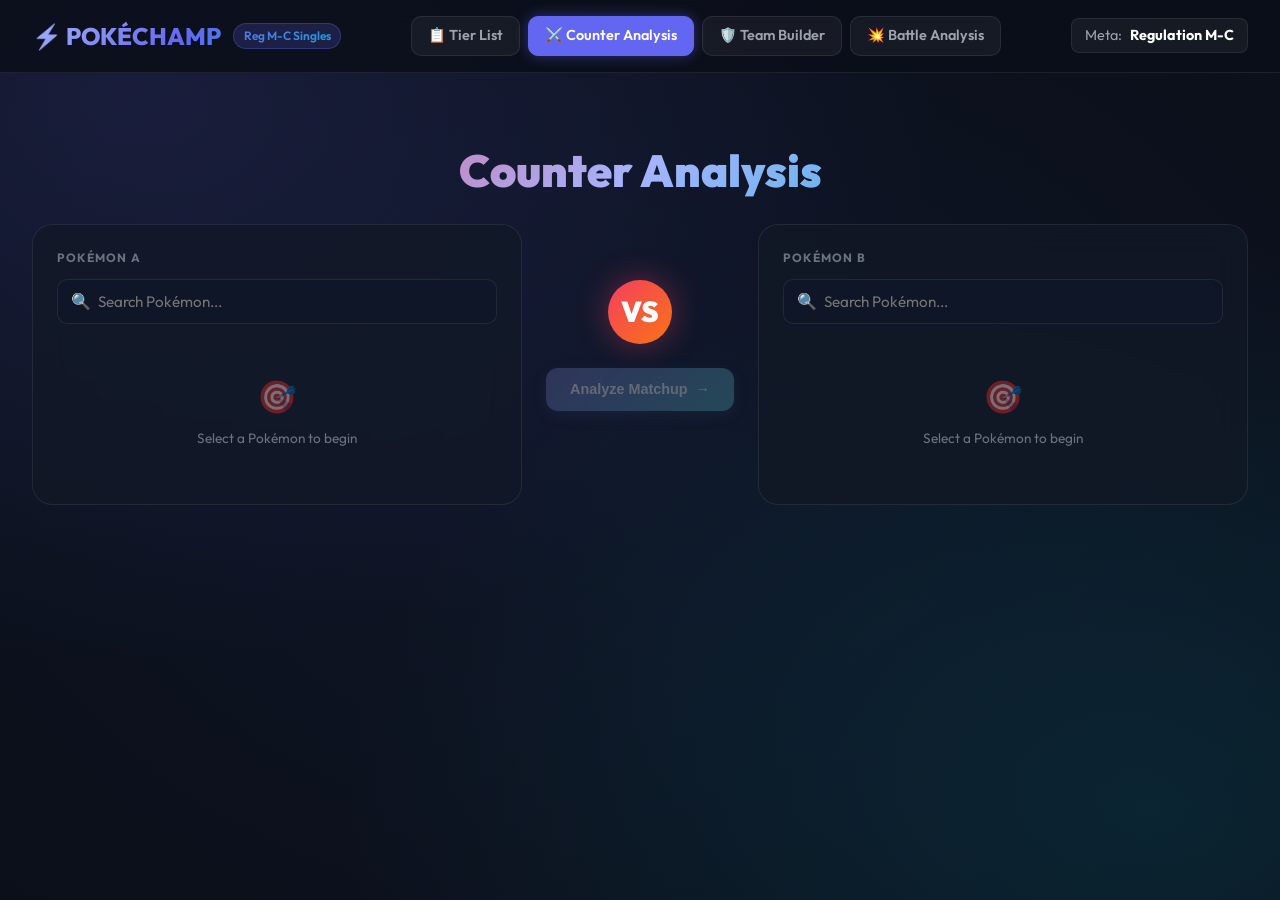
<file: counter.html>
<!DOCTYPE html>
<html lang="en">
<head>
  <meta charset="UTF-8">
  <meta name="viewport" content="width=device-width, initial-scale=1.0">
  <title>PokéChamp — Pokémon vs Pokémon Counter Analysis</title>
  <meta name="description" content="Competitive 1v1 counter analysis between two Pokémon. Compare speed tiers, offensive roles, moveset matchups, type effectiveness, and determine who wins.">
  <link rel="stylesheet" href="index.css?v=2.8">
  <link rel="stylesheet" href="counter.css">
</head>
<body>

  <!-- Top Navigation Header -->
  <header class="header-nav">
    <div class="brand">
      <span>⚡ POKÉCHAMP</span>
      <span class="brand-badge">Reg M-C Singles</span>
    </div>
    <nav class="page-nav">
      <a href="index.html" class="page-nav-btn">📋 Tier List</a>
      <a href="counter.html" class="page-nav-btn active">⚔️ Counter Analysis</a>
      <a href="teambuilder.html" class="page-nav-btn">🛡️ Team Builder</a>
      <a href="battle.html" class="page-nav-btn">💥 Battle Analysis</a>
    </nav>
    <div class="nav-stats">
      <div class="stat-pill">
        <span>Meta:</span>
        <strong>Regulation M-C</strong>
      </div>
    </div>
  </header>

  <!-- Main Container -->
  <main class="container">
    <div class="counter-hero">
      <h1 class="counter-title">Counter Analysis</h1>
    </div>

    <!-- Selection Panel -->
    <section class="selector-panel">
      <!-- Left Pokemon -->
      <div class="selector-side" id="selector-left">
        <div class="selector-label">Pokémon A</div>
        <div class="selector-search-wrap">
          <span class="search-icon">🔍</span>
          <input type="text" id="search-left" class="search-input" placeholder="Search Pokémon..." autocomplete="off">
          <div class="autocomplete-list" id="ac-left"></div>
        </div>
        <div class="selected-preview" id="preview-left">
          <div class="preview-empty">
            <span class="preview-empty-icon">🎯</span>
            <p>Select a Pokémon to begin</p>
          </div>
        </div>
      </div>

      <!-- VS Badge -->
      <div class="vs-divider">
        <div class="vs-badge">VS</div>
        <button class="btn-analyze" id="btn-analyze" disabled>
          <span>Analyze Matchup</span>
          <span class="analyze-arrow">→</span>
        </button>
      </div>

      <!-- Right Pokemon -->
      <div class="selector-side" id="selector-right">
        <div class="selector-label">Pokémon B</div>
        <div class="selector-search-wrap">
          <span class="search-icon">🔍</span>
          <input type="text" id="search-right" class="search-input" placeholder="Search Pokémon..." autocomplete="off">
          <div class="autocomplete-list" id="ac-right"></div>
        </div>
        <div class="selected-preview" id="preview-right">
          <div class="preview-empty">
            <span class="preview-empty-icon">🎯</span>
            <p>Select a Pokémon to begin</p>
          </div>
        </div>
      </div>
    </section>

    <!-- Analysis Results -->
    <section id="analysis-results" class="analysis-hidden">
      <!-- Verdict Banner -->
      <div class="verdict-banner" id="verdict-banner">
        <div class="verdict-icon" id="verdict-icon">⚡</div>
        <div class="verdict-text" id="verdict-text">Analyzing...</div>
        <div class="verdict-score" id="verdict-score"></div>
      </div>

      <!-- Analysis Grid -->
      <div class="analysis-grid">

        <!-- Speed Tier Card -->
        <div class="analysis-card">
          <h2 class="analysis-card-title">
            <span>⚡ Speed Tier</span>
            <span class="card-subtitle-badge">Final Stats (Lv 50)</span>
          </h2>
          <div id="speed-analysis"></div>
        </div>

        <!-- Role Analysis Card -->
        <div class="analysis-card">
          <h2 class="analysis-card-title">🎭 Offensive Role</h2>
          <div id="role-analysis"></div>
        </div>

        <!-- Moveset Coverage Card (A attacks B) -->
        <div class="analysis-card full-width">
          <h2 class="analysis-card-title" id="moveset-a-title">Move Coverage: A → B</h2>
          <div id="moveset-a-analysis"></div>
        </div>

        <!-- Moveset Coverage Card (B attacks A) -->
        <div class="analysis-card full-width">
          <h2 class="analysis-card-title" id="moveset-b-title">Move Coverage: B → A</h2>
          <div id="moveset-b-analysis"></div>
        </div>

        <!-- Matchup Summary -->
        <div class="analysis-card full-width">
          <h2 class="analysis-card-title">Matchup Summary</h2>
          <div id="matchup-summary"></div>
        </div>

      </div>
    </section>
  </main>

  <!-- Toast Notification -->
  <div id="toast" class="toast"></div>

  <script src="counter.js?v=2.8"></script>
  <script src="type-tooltip.js?v=2.8"></script>
</body>
</html>
</file>
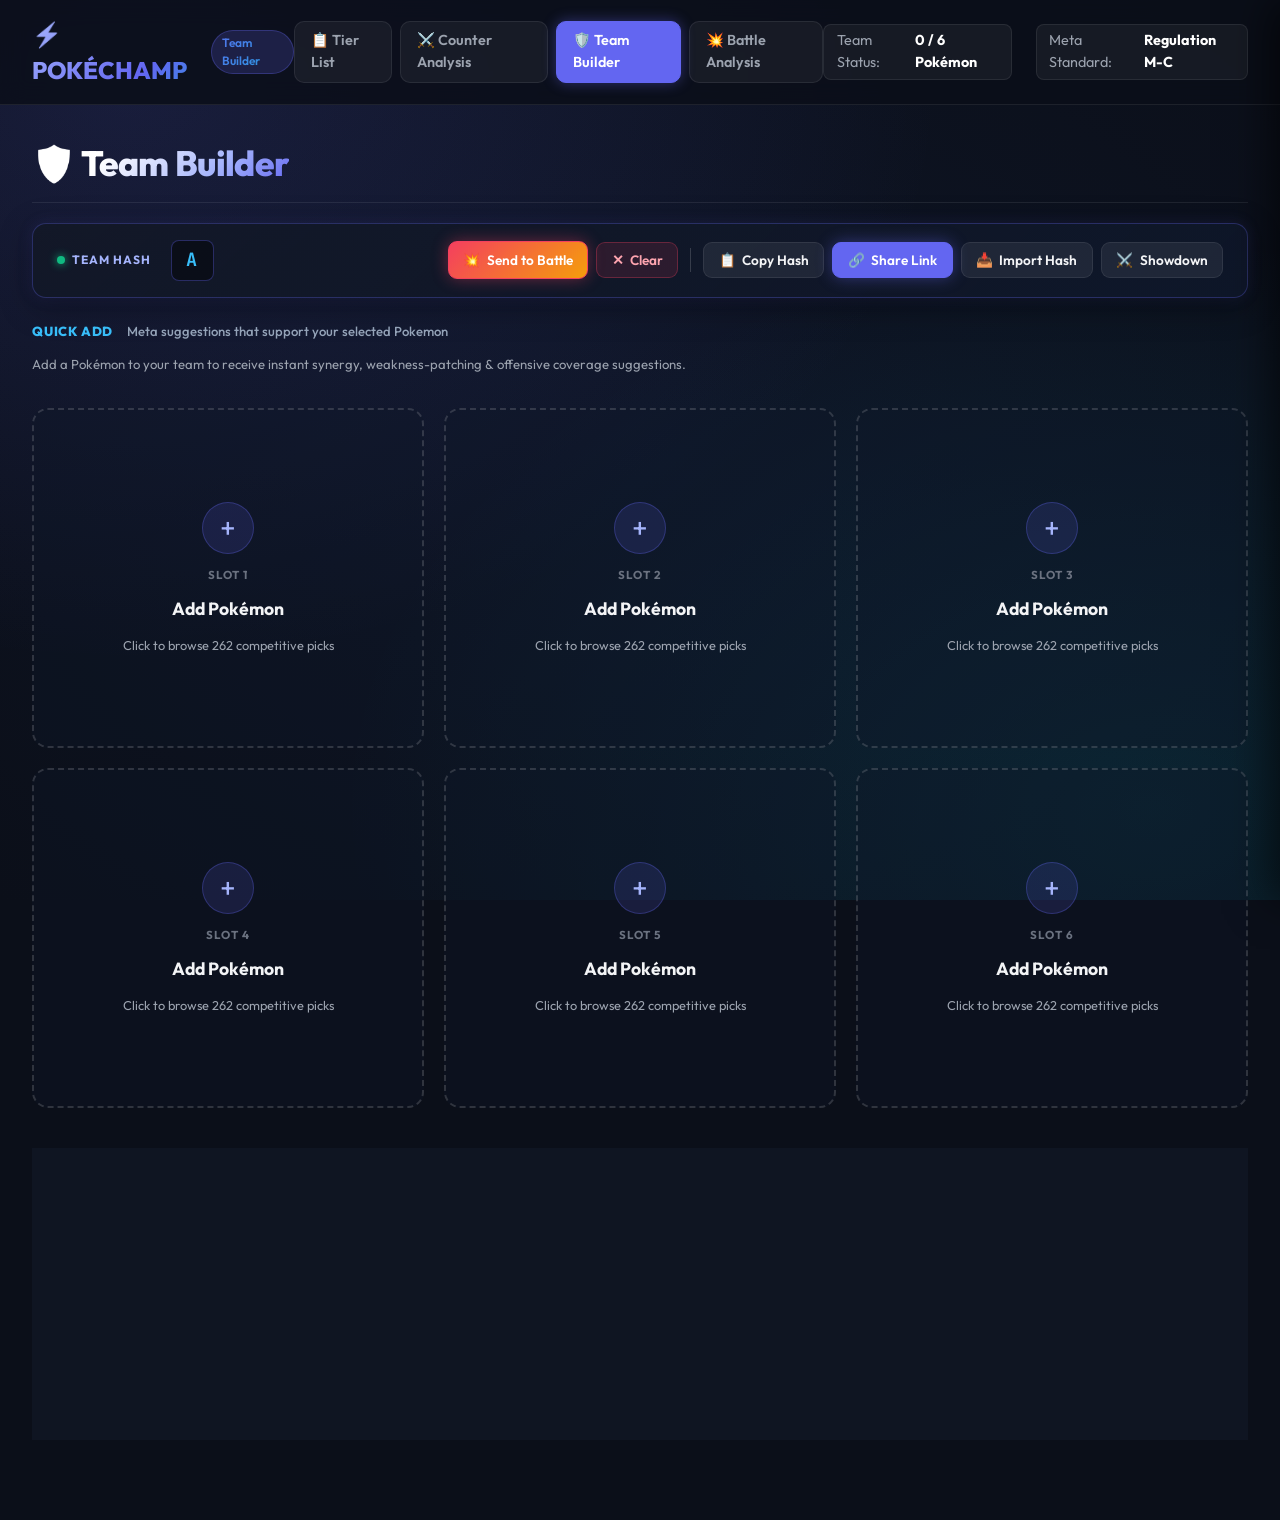
<file: teambuilder.html>
<!DOCTYPE html>
<html lang="en">
<head>
  <meta charset="UTF-8">
  <meta name="viewport" content="width=device-width, initial-scale=1.0">
  <title>PokéChamp — Competitive Pokémon Team Builder & Synergy Matrix</title>
  <meta name="description" content="Build, optimize, and analyze competitive 6-Pokémon teams with real-time defensive synergy, speed tiers, offensive coverage, and lossless Base64 teamhash sharing.">
  <link rel="stylesheet" href="index.css?v=3.0">
  <link rel="stylesheet" href="teambuilder.css?v=3.3">
</head>
<body>

  <!-- Top Navigation Header -->
  <header class="header-nav">
    <div class="brand">
      <span>⚡ POKÉCHAMP</span>
      <span class="brand-badge">Team Builder</span>
    </div>
    <nav class="page-nav">
      <a href="index.html" class="page-nav-btn">📋 Tier List</a>
      <a href="counter.html" class="page-nav-btn">⚔️ Counter Analysis</a>
      <a href="teambuilder.html" class="page-nav-btn active">🛡️ Team Builder</a>
      <a href="battle.html" class="page-nav-btn">💥 Battle Analysis</a>
    </nav>
    <div class="nav-stats">
      <div class="stat-pill">
        <span>Team Status:</span>
        <strong id="nav-team-count">0 / 6 Pokémon</strong>
      </div>
      <div class="stat-pill">
        <span>Meta Standard:</span>
        <strong>Regulation M-C</strong>
      </div>
    </div>
  </header>

  <!-- Main Container -->
  <main class="container">
    
    <!-- Hero Section -->
    <section class="tb-hero">
      <div class="tb-hero-left">
        <h1 class="tb-title">🛡️ Team Builder</h1>
      </div>
    </section>

    <!-- Share & Serialization Bar -->
    <section class="hash-bar-card">
      <div class="hash-info">
        <div class="hash-tag-label">
          <span class="hash-dot"></span>
          <span>TEAM HASH</span>
        </div>
        <div class="hash-display-wrap">
          <code id="teamhash-display" class="hash-code">0000000000000000</code>
        </div>
      </div>

      <div class="hash-actions">
        <!-- Set 1: Send to Battle & Clearing -->
        <div class="hash-action-set action-set-team">
          <a id="btn-battle-analysis" href="battle.html" class="btn-hash-action btn-battle-action" title="Send team to Battle Analysis">
            <span>💥</span> Send to Battle
          </a>
          <button id="btn-clear-team" class="btn-hash-action btn-danger-action" title="Clear all team slots">
            <span>✕</span> Clear
          </button>
        </div>

        <div class="hash-action-divider" aria-hidden="true"></div>

        <!-- Set 2: Hash & Showdown Serialization -->
        <div class="hash-action-set action-set-share">
          <button id="btn-copy-hash" class="btn-hash-action" title="Copy teamhash key">
            <span>📋</span> Copy Hash
          </button>
          <button id="btn-copy-link" class="btn-hash-action btn-primary-action" title="Copy full shareable URL with teamhash">
            <span>🔗</span> Share Link
          </button>
          <button id="btn-import-hash" class="btn-hash-action" title="Import a shareable teamhash">
            <span>📥</span> Import Hash
          </button>
          <button id="btn-export-showdown" class="btn-hash-action" title="Export to Pokémon Showdown format">
            <span>⚔️</span> Showdown
          </button>
        </div>
      </div>
    </section>

    <!-- QUICK ADD Meta Suggestions (Screenshot Style) -->
    <section class="quick-add-section" id="quick-add-section">
      <!-- Populated dynamically via JS -->
    </section>

    <!-- 6-Slot Team Grid -->
    <section class="team-grid" id="team-grid">
      <!-- 6 Slot Cards Rendered Reactively via JS -->
    </section>

    <!-- Synergy & Team Analytics Section -->
    <section class="analytics-container">
      <div class="analytics-tabs">
        <button class="analytics-tab-btn active" data-tab="defensive">
          🛡️ Defensive Matrix
        </button>
        <button class="analytics-tab-btn" data-tab="offensive">
          🎯 Offensive Coverage
        </button>
        <button class="analytics-tab-btn" data-tab="speed">
          ⚡ Speed Tiers
        </button>
        <button class="analytics-tab-btn" data-tab="teammates">
          🤝 Teammates
        </button>
      </div>

      <!-- Tab 1: Defensive Matrix -->
      <div class="tab-pane active" id="pane-defensive">
        <div class="pane-header">
          <div>
            <h3>Defensive Synergy</h3>
          </div>
          <div class="tera-toggle-wrap">
            <label class="toggle-label">
              <input type="checkbox" id="toggle-apply-tera">
              <span class="toggle-slider"></span>
              <span class="toggle-text">Active Tera Types</span>
            </label>
          </div>
        </div>

        <!-- Vulnerability Warnings Banner -->
        <div id="vulnerability-alerts" class="vulnerability-alerts"></div>

        <!-- Type Matrix Grid -->
        <div class="type-matrix-grid" id="type-matrix-grid">
          <!-- 18 Type Cards Generated Dynamically -->
        </div>
      </div>

      <!-- Tab 2: Offensive Coverage -->
      <div class="tab-pane" id="pane-offensive">
        <div class="pane-header">
          <div>
            <h3>Offensive Coverage</h3>
          </div>
          <div id="coverage-score-pill" class="coverage-score-pill">
            0 / 18 Types Covered
          </div>
        </div>
        <div class="offensive-grid" id="offensive-grid">
          <!-- Offensive Type Cards Generated Dynamically -->
        </div>
      </div>

      <!-- Tab 3: Speed Tiers -->
      <div class="tab-pane" id="pane-speed">
        <div class="pane-header">
          <div>
            <h3>Speed Tiers</h3>
          </div>
        </div>
        <div class="speed-ladder-wrap" id="speed-ladder-wrap">
          <!-- Speed bars rendered dynamically -->
        </div>
      </div>

      <!-- Tab 4: Synergistic Teammates -->
      <div class="tab-pane" id="pane-teammates">
        <div class="pane-header teammate-pane-header">
          <div class="teammate-pane-left">
            <h3>Teammate Synergy</h3>
            <div class="teammate-ai-status-pill" id="teammate-status-badge" title="Click to configure Gemini AI Key">
              <span class="status-indicator-dot dot-offline"></span>
              <span id="teammate-status-text">Heuristic Coach</span>
            </div>
          </div>
          <div class="teammate-pane-controls">
            <button class="btn-tb-pill" id="btn-teammate-open-key" title="Configure Gemini API Key" style="display:none;">
              🔑 Connect AI Key
            </button>
            <button class="btn-tb-pill btn-ai-trigger" id="btn-teammate-ask-ai">
              ⚡ Ask AI Coach
            </button>
          </div>
        </div>
        <div class="teammates-recommend-grid" id="teammates-recommend-grid">
          <!-- Teammates rendered dynamically -->
        </div>
      </div>
    </section>

  </main>

  <!-- Pokemon Picker Modal -->
  <div class="modal-overlay" id="picker-modal">
    <div class="picker-modal-box">
      <div class="picker-header">
        <div>
          <h2 id="picker-title">Select Pokémon for Slot 1</h2>
        </div>
        <button class="modal-close-btn" id="picker-close">✕</button>
      </div>

      <!-- Search & Filters -->
      <div class="picker-filters">
        <div class="search-wrap">
          <span class="search-icon">🔍</span>
          <input type="text" id="picker-search" class="search-input" placeholder="Search Pokémon..." autocomplete="off">
        </div>

        <!-- Filter Mode Tabs (Type vs Resistance vs Move) + Tier & Sort -->
        <div class="picker-toolbar">
          <div class="picker-mode-tabs">
            <button class="picker-mode-tab active" data-mode="type" id="tab-mode-type">Type</button>
            <button class="picker-mode-tab" data-mode="resistance" id="tab-mode-resistance">Resistance</button>
            <button class="picker-mode-tab" data-mode="move" id="tab-mode-move">Move</button>
          </div>

          <div class="tier-pill-group">
            <button class="picker-tier-btn active" data-tier="ALL">All</button>
            <button class="picker-tier-btn" data-tier="S">S</button>
            <button class="picker-tier-btn" data-tier="A">A</button>
            <button class="picker-tier-btn" data-tier="B">B</button>
            <button class="picker-tier-btn" data-tier="C">C</button>
            <button class="picker-tier-btn" data-tier="D">D</button>
          </div>

          <div class="picker-sort-group">
            <span class="picker-sort-label">SORT</span>
            <button class="picker-sort-pill active" data-sort="rank-asc">Rank</button>
            <button class="picker-sort-pill" data-sort="use-desc">Use</button>
            <button class="picker-sort-pill" data-sort="wr-desc">WR</button>
          </div>
        </div>

        <!-- Mode Content: TYPE Filter (18 elemental pills) -->
        <div class="picker-subpanel picker-type-subpanel" id="picker-type-panel">
          <div class="picker-type-pills">
            <button class="type-pill-btn active" data-type="ALL">ALL</button>
            <button class="type-pill-btn" data-type="Normal" style="--pill-color: #94a3b8;">NORMAL</button>
            <button class="type-pill-btn" data-type="Fire" style="--pill-color: #ea3829;">FIRE</button>
            <button class="type-pill-btn" data-type="Water" style="--pill-color: #38bdf8;">WATER</button>
            <button class="type-pill-btn" data-type="Electric" style="--pill-color: #eab308;">ELECTRIC</button>
            <button class="type-pill-btn" data-type="Grass" style="--pill-color: #22c55e;">GRASS</button>
            <button class="type-pill-btn" data-type="Ice" style="--pill-color: #06b6d4;">ICE</button>
            <button class="type-pill-btn" data-type="Fighting" style="--pill-color: #c22e28;">FIGHTING</button>
            <button class="type-pill-btn" data-type="Poison" style="--pill-color: #a855f7;">POISON</button>
            <button class="type-pill-btn" data-type="Ground" style="--pill-color: #d97706;">GROUND</button>
            <button class="type-pill-btn" data-type="Flying" style="--pill-color: #818cf8;">FLYING</button>
            <button class="type-pill-btn" data-type="Psychic" style="--pill-color: #ec4899;">PSYCHIC</button>
            <button class="type-pill-btn" data-type="Bug" style="--pill-color: #84cc16;">BUG</button>
            <button class="type-pill-btn" data-type="Rock" style="--pill-color: #b45309;">ROCK</button>
            <button class="type-pill-btn" data-type="Ghost" style="--pill-color: #7c3aed;">GHOST</button>
            <button class="type-pill-btn" data-type="Dragon" style="--pill-color: #6366f1;">DRAGON</button>
            <button class="type-pill-btn" data-type="Dark" style="--pill-color: #475569;">DARK</button>
            <button class="type-pill-btn" data-type="Steel" style="--pill-color: #64748b;">STEEL</button>
            <button class="type-pill-btn" data-type="Fairy" style="--pill-color: #f472b6;">FAIRY</button>
          </div>
        </div>

        <!-- Mode Content: RESISTANCE Filter (18 elemental pills) -->
        <div class="picker-subpanel picker-resistance-subpanel" id="picker-resistance-panel" style="display: none;">
          <div class="picker-res-hint-row">
            <span class="picker-res-hint-text">Resistances & immunities (≤ 0.5× / 0×):</span>
          </div>
          <div class="picker-resistance-pills">
            <button class="res-pill-btn active" data-res="ALL">ALL</button>
            <button class="res-pill-btn" data-res="Normal" style="--pill-color: #94a3b8;">NORMAL</button>
            <button class="res-pill-btn" data-res="Fire" style="--pill-color: #ea3829;">FIRE</button>
            <button class="res-pill-btn" data-res="Water" style="--pill-color: #38bdf8;">WATER</button>
            <button class="res-pill-btn" data-res="Electric" style="--pill-color: #eab308;">ELECTRIC</button>
            <button class="res-pill-btn" data-res="Grass" style="--pill-color: #22c55e;">GRASS</button>
            <button class="res-pill-btn" data-res="Ice" style="--pill-color: #06b6d4;">ICE</button>
            <button class="res-pill-btn" data-res="Fighting" style="--pill-color: #c22e28;">FIGHTING</button>
            <button class="res-pill-btn" data-res="Poison" style="--pill-color: #a855f7;">POISON</button>
            <button class="res-pill-btn" data-res="Ground" style="--pill-color: #d97706;">GROUND</button>
            <button class="res-pill-btn" data-res="Flying" style="--pill-color: #818cf8;">FLYING</button>
            <button class="res-pill-btn" data-res="Psychic" style="--pill-color: #ec4899;">PSYCHIC</button>
            <button class="res-pill-btn" data-res="Bug" style="--pill-color: #84cc16;">BUG</button>
            <button class="res-pill-btn" data-res="Rock" style="--pill-color: #b45309;">ROCK</button>
            <button class="res-pill-btn" data-res="Ghost" style="--pill-color: #7c3aed;">GHOST</button>
            <button class="res-pill-btn" data-res="Dragon" style="--pill-color: #6366f1;">DRAGON</button>
            <button class="res-pill-btn" data-res="Dark" style="--pill-color: #475569;">DARK</button>
            <button class="res-pill-btn" data-res="Steel" style="--pill-color: #64748b;">STEEL</button>
            <button class="res-pill-btn" data-res="Fairy" style="--pill-color: #f472b6;">FAIRY</button>
          </div>
        </div>

        <!-- Mode Content: MOVE Filter (Search input + Autocomplete) -->
        <div class="picker-subpanel picker-move-subpanel" id="picker-move-panel" style="display: none;">
          <div class="picker-move-search-wrap">
            <span class="search-icon">⚔️</span>
            <input type="text" id="picker-move-input" class="search-input" placeholder="Search move..." autocomplete="off">
            <button class="picker-move-clear-btn" id="picker-move-clear" title="Clear move filter" style="display: none;">✕</button>
          </div>
          <div class="picker-move-dropdown" id="picker-move-dropdown" style="display: none;"></div>
          <div class="picker-active-move-banner" id="picker-active-move-banner" style="display: none;">
            <span>Filtering Pokémon that learn: <strong id="picker-active-move-name"></strong></span>
            <button id="picker-active-move-remove" class="picker-active-move-remove">✕ Clear</button>
          </div>
        </div>

        <!-- Pool notice banner -->
        <div class="picker-pool-notice" id="picker-pool-notice">
          <span id="picker-pool-count">262</span> Pokémon available
        </div>
      </div>

      <!-- Picker Pokemon Grid -->
      <div class="picker-grid" id="picker-grid">
        <!-- Rendered dynamically -->
      </div>
    </div>
  </div>

  <!-- Import Hash Modal -->
  <div class="modal-overlay" id="import-modal">
    <div class="dialog-modal-box">
      <div class="dialog-header">
        <h3>📥 Import Team Hash</h3>
        <button class="modal-close-btn" id="import-close">✕</button>
      </div>
      <p class="dialog-desc">Enter <code>teamhash</code> to load:</p>
      <div class="dialog-input-wrap">
        <input type="text" id="import-hash-input" class="dialog-input" placeholder="e.g. paste teamhash here" maxlength="128" autocomplete="off" spellcheck="false">
      </div>
      <div class="dialog-footer">
        <button class="btn-cancel" id="btn-import-cancel">Cancel</button>
        <button class="btn-confirm" id="btn-import-submit">Load Team</button>
      </div>
    </div>
  </div>

  <!-- Showdown Export Modal -->
  <div class="modal-overlay" id="showdown-modal">
    <div class="dialog-modal-box showdown-box">
      <div class="dialog-header">
        <h3>⚔️ Pokémon Showdown Team Export</h3>
        <button class="modal-close-btn" id="showdown-close">✕</button>
      </div>
      <p class="dialog-desc">Pokémon Showdown format:</p>
      <textarea id="showdown-textarea" class="showdown-textarea" readonly></textarea>
      <div class="dialog-footer">
        <button class="btn-cancel" id="btn-showdown-close">Close</button>
        <button class="btn-confirm" id="btn-copy-showdown">📋 Copy to Clipboard</button>
      </div>
    </div>
  </div>

  <!-- Right Slide-Out Drawer for Moves, Items, Abilities, Spreads -->
  <aside class="side-drawer" id="side-drawer">
    <!-- Populated dynamically -->
  </aside>
  <div class="drawer-backdrop" id="drawer-backdrop" onclick="closeDrawer()"></div>

  <!-- Customize Spread Modal -->
  <div class="modal-overlay" id="spread-modal">
    <!-- Populated dynamically -->
  </div>

  <!-- Gemini AI Settings Modal -->
  <div class="modal-overlay" id="modal-gemini-key">
    <div class="modal-card modal-key-card">
      <div class="modal-header">
        <div class="modal-title-wrap">
          <span class="modal-icon">🤖</span>
          <div class="modal-title-text-group">
            <h3>Gemini AI Coach Settings</h3>
          </div>
        </div>
        <button class="modal-close-btn" id="btn-close-gemini-modal">✕</button>
      </div>

      <div class="modal-body-content key-modal-body">
        <div class="key-security-note">
          <span class="sec-icon">🔒</span>
          <div>
            <strong>Client-Side & Zero-Logging:</strong>
            <span>Key stored in browser <code>localStorage</code> only. Sent directly to Google's API.</span>
          </div>
        </div>

        <div class="key-form-group">
          <label for="input-gemini-key">Google Gemini API Key</label>
          <div class="key-input-wrapper">
            <input type="password" id="input-gemini-key" class="dialog-input" placeholder="AIzaSy..." autocomplete="off" spellcheck="false">
            <button type="button" class="btn-toggle-key-visibility" id="btn-toggle-key-eye" title="Toggle visibility">👁️</button>
          </div>
        </div>

        <div class="key-form-group">
          <label for="select-gemini-model">Gemini Model</label>
          <select id="select-gemini-model" class="key-model-select">
            <option value="gemini-3.8-flash" selected>Gemini 3.8 Flash (Flagship · Highest Reasoning · Best Strategy)</option>
            <option value="gemini-3.6-flash">Gemini 3.6 Flash (High Performance · Deep Tactical)</option>
            <option value="gemini-3.1-flash-lite">Gemini 3.1 Flash-Lite (Fastest · High Availability Fallback)</option>
          </select>
        </div>

        <div class="key-help-box">
          <div class="help-title">💡 How to get your API key from Google:</div>
          <ol class="help-steps">
            <li>Open <a href="https://aistudio.google.com/app/apikey" target="_blank" rel="noopener noreferrer" class="help-link">Google AI Studio (aistudio.google.com) ↗</a>.</li>
            <li>Sign in with your Google Account and click <strong>"Create API key"</strong>.</li>
            <li>Copy the generated key and paste it above. (Free tier available).</li>
          </ol>
        </div>

        <div class="key-test-feedback" id="key-test-feedback" style="display:none;"></div>
      </div>

      <div class="editor-modal-footer">
        <button class="btn-tb-pill btn-danger-action" id="btn-clear-gemini-key">Remove Key</button>
        <button class="btn-tb-pill" id="btn-test-gemini-key">🧪 Test Connection</button>
        <button class="btn-confirm" id="btn-save-gemini-key">Save & Connect</button>
      </div>
    </div>
  </div>

  <!-- Toast Notification -->
  <div id="toast" class="toast"></div>

  <!-- Scripts -->
  <script src="proto/team_serializer.js?v=3.0"></script>
  <script src="item-sprites.js?v=1.0"></script>
  <script src="teambuilder.js?v=3.8"></script>
  <script src="type-tooltip.js?v=3.0"></script>
</body>
</html>
</file>
<file: index.css>
/* Modern Glassmorphic Dark Theme CSS for PokéChamp */
@import url('https://fonts.googleapis.com/css2?family=Outfit:wght@300;400;500;600;700;800&family=JetBrains+Mono:wght@400;600&display=swap');

:root {
  --bg-dark: #0b0f19;
  --bg-card: rgba(18, 24, 38, 0.75);
  --bg-card-hover: rgba(28, 36, 56, 0.85);
  --border-card: rgba(255, 255, 255, 0.08);
  --border-accent: rgba(99, 102, 241, 0.3);
  
  --primary: #6366f1;
  --primary-glow: rgba(99, 102, 241, 0.4);
  --accent-cyan: #06b6d4;
  --accent-rose: #f43f5e;
  --accent-amber: #f59e0b;
  --accent-emerald: #10b981;

  --text-main: #f3f4f6;
  --text-muted: #9ca3af;
  --text-dim: #6b7280;

  --tier-s: #f43f5e;
  --tier-s-glow: rgba(244, 63, 94, 0.3);
  --tier-a: #f97316;
  --tier-a-glow: rgba(249, 115, 22, 0.3);
  --tier-b: #eab308;
  --tier-b-glow: rgba(234, 179, 8, 0.3);
  --tier-c: #3b82f6;
  --tier-c-glow: rgba(59, 130, 246, 0.3);
  --tier-d: #8b5cf6;
  --tier-d-glow: rgba(139, 92, 246, 0.3);
}

* {
  box-sizing: border-box;
  margin: 0;
  padding: 0;
}

body {
  font-family: 'Outfit', sans-serif;
  background-color: var(--bg-dark);
  background-image: 
    radial-gradient(at 10% 10%, rgba(99, 102, 241, 0.15) 0px, transparent 50%),
    radial-gradient(at 90% 90%, rgba(6, 182, 212, 0.12) 0px, transparent 50%),
    radial-gradient(at 50% 50%, rgba(15, 23, 42, 0.8) 0px, transparent 100%);
  background-attachment: fixed;
  color: var(--text-main);
  min-height: 100vh;
  line-height: 1.5;
}

/* Header & Hero */
.header-nav {
  position: sticky;
  top: 0;
  z-index: 100;
  background: rgba(11, 15, 25, 0.85);
  backdrop-filter: blur(12px);
  border-bottom: 1px solid var(--border-card);
  padding: 1rem 2rem;
  display: flex;
  justify-content: space-between;
  align-items: center;
}

.brand {
  display: flex;
  align-items: center;
  gap: 0.75rem;
  font-weight: 800;
  font-size: 1.5rem;
  background: linear-gradient(135deg, #a5b4fc, #6366f1, #06b6d4);
  -webkit-background-clip: text;
  -webkit-text-fill-color: transparent;
}

.brand-badge {
  background: rgba(99, 102, 241, 0.2);
  border: 1px solid var(--border-accent);
  color: #a5b4fc;
  font-size: 0.75rem;
  padding: 0.2rem 0.6rem;
  border-radius: 9999px;
  font-weight: 600;
}

.nav-stats {
  display: flex;
  gap: 1.5rem;
  font-size: 0.9rem;
  color: var(--text-muted);
}

.stat-pill {
  background: rgba(255, 255, 255, 0.05);
  padding: 0.35rem 0.8rem;
  border-radius: 8px;
  border: 1px solid var(--border-card);
  display: flex;
  align-items: center;
  gap: 0.5rem;
}

.stat-pill strong {
  color: #fff;
}

/* Page Navigation */
.page-nav {
  display: flex;
  gap: 0.5rem;
}

.page-nav-btn {
  background: rgba(255, 255, 255, 0.05);
  border: 1px solid var(--border-card);
  color: var(--text-muted);
  padding: 0.5rem 1rem;
  border-radius: 10px;
  font-weight: 600;
  cursor: pointer;
  transition: all 0.2s ease;
  text-decoration: none;
  font-size: 0.9rem;
  display: inline-flex;
  align-items: center;
  gap: 0.4rem;
}

.page-nav-btn:hover {
  background: rgba(255, 255, 255, 0.1);
  color: #fff;
}

.page-nav-btn.active {
  background: var(--primary);
  color: #fff;
  border-color: var(--primary);
  box-shadow: 0 0 14px var(--primary-glow);
}

/* Layout Container */
.container {
  max-width: 1400px;
  margin: 0 auto;
  padding: 2rem;
}

/* Control Bar */
.control-bar {
  background: var(--bg-card);
  backdrop-filter: blur(16px);
  border: 1px solid var(--border-card);
  border-radius: 16px;
  padding: 1.25rem;
  margin-bottom: 2rem;
  display: flex;
  flex-direction: column;
  gap: 1rem;
  box-shadow: 0 8px 32px rgba(0, 0, 0, 0.3);
}

.tier-tabs {
  display: flex;
  gap: 0.5rem;
  overflow-x: auto;
  padding-bottom: 0.25rem;
}

.tab-btn {
  background: rgba(255, 255, 255, 0.04);
  border: 1px solid var(--border-card);
  color: var(--text-muted);
  padding: 0.6rem 1.25rem;
  border-radius: 10px;
  font-weight: 600;
  cursor: pointer;
  transition: all 0.2s ease;
  display: flex;
  align-items: center;
  gap: 0.5rem;
  white-space: nowrap;
}

.tab-btn:hover {
  background: rgba(255, 255, 255, 0.08);
  color: #fff;
}

.tab-btn.active {
  background: var(--primary);
  color: #fff;
  border-color: var(--primary);
  box-shadow: 0 0 16px var(--primary-glow);
}

.tab-btn.tab-s.active { background: var(--tier-s); border-color: var(--tier-s); box-shadow: 0 0 16px var(--tier-s-glow); }
.tab-btn.tab-a.active { background: var(--tier-a); border-color: var(--tier-a); box-shadow: 0 0 16px var(--tier-a-glow); }
.tab-btn.tab-b.active { background: var(--tier-b); border-color: var(--tier-b); box-shadow: 0 0 16px var(--tier-b-glow); }
.tab-btn.tab-c.active { background: var(--tier-c); border-color: var(--tier-c); box-shadow: 0 0 16px var(--tier-c-glow); }
.tab-btn.tab-d.active { background: var(--tier-d); border-color: var(--tier-d); box-shadow: 0 0 16px var(--tier-d-glow); }

.filter-inputs {
  display: flex;
  gap: 1rem;
  flex-wrap: wrap;
}

.search-wrapper {
  flex: 1;
  min-width: 260px;
  position: relative;
}

.search-input {
  width: 100%;
  background: rgba(15, 23, 42, 0.8);
  border: 1px solid var(--border-card);
  border-radius: 10px;
  padding: 0.75rem 1rem 0.75rem 2.5rem;
  color: #fff;
  font-family: inherit;
  font-size: 0.95rem;
  outline: none;
  transition: all 0.2s ease;
}

.search-input:focus {
  border-color: var(--primary);
  box-shadow: 0 0 12px var(--primary-glow);
}

.search-icon {
  position: absolute;
  left: 0.85rem;
  top: 50%;
  transform: translateY(-50%);
  color: var(--text-dim);
  pointer-events: none;
}

.select-input {
  background: rgba(15, 23, 42, 0.8);
  border: 1px solid var(--border-card);
  border-radius: 10px;
  padding: 0.75rem 1rem;
  color: #fff;
  font-family: inherit;
  outline: none;
  cursor: pointer;
}

/* Flat Type Filter Section (Reference Screenshot 2) */
.type-filter-box {
  display: flex;
  flex-direction: column;
  gap: 0.6rem;
  background: rgba(15, 23, 42, 0.5);
  border: 1px solid rgba(255, 255, 255, 0.05);
  border-radius: 12px;
  padding: 0.85rem 1rem 0.95rem;
}

.type-filter-header {
  display: flex;
  justify-content: space-between;
  align-items: center;
}

.type-filter-title {
  font-size: 0.92rem;
  font-weight: 700;
  color: #94a3b8;
  letter-spacing: 0.02em;
}

.type-logic-toggle {
  display: inline-flex;
  align-items: center;
  background: rgba(15, 23, 42, 0.9);
  border: 1px solid rgba(255, 255, 255, 0.1);
  border-radius: 8px;
  padding: 2px;
  gap: 2px;
}

.logic-btn {
  padding: 4px 12px;
  border-radius: 6px;
  font-size: 0.78rem;
  font-weight: 800;
  border: none;
  background: transparent;
  color: #64748b;
  cursor: pointer;
  transition: all 0.15s ease;
  font-family: inherit;
}

.logic-btn:hover {
  color: #f1f5f9;
}

.logic-btn.active {
  background: #0284c7;
  color: #ffffff;
  box-shadow: 0 1px 4px rgba(2, 132, 199, 0.4);
}

.type-pills-row {
  display: flex;
  flex-wrap: wrap;
  gap: 0.45rem;
  align-items: center;
}

.type-btn-pill {
  display: inline-flex;
  align-items: center;
  gap: 6px;
  padding: 5px 12px;
  border-radius: 8px;
  font-size: 0.82rem;
  font-weight: 700;
  cursor: pointer;
  border: 1.5px solid transparent;
  background: var(--t-color, #64748b);
  color: #fff;
  transition: all 0.15s ease;
  text-shadow: 0 1px 2px rgba(0, 0, 0, 0.35);
  font-family: inherit;
  user-select: none;
  opacity: 0.88;
}

.type-btn-pill:hover {
  opacity: 1;
  transform: translateY(-1px);
  box-shadow: 0 2px 8px rgba(0, 0, 0, 0.35);
}

.type-pill-all {
  background: rgba(255, 255, 255, 0.08);
  color: #94a3b8;
  text-shadow: none;
  font-weight: 700;
}

.type-pill-all.active {
  background: #00a2ff;
  color: #fff;
  font-weight: 800;
  opacity: 1;
  box-shadow: 0 0 12px rgba(0, 162, 255, 0.4);
}

/* Dim unselected pills when one or more types are active */
.type-pills-row.has-selection .type-btn-pill:not(.selected):not(.type-pill-all) {
  opacity: 0.38;
  filter: grayscale(0.35) brightness(0.75);
}

.type-pills-row.has-selection .type-btn-pill:not(.selected):not(.type-pill-all):hover {
  opacity: 0.85;
  filter: none;
}

.type-btn-pill.selected {
  opacity: 1 !important;
  border-color: #ffffff;
  box-shadow: 0 0 14px var(--t-color, #6366f1), 0 2px 6px rgba(0, 0, 0, 0.4);
  transform: translateY(-1px);
  filter: none !important;
}

.t-icon {
  font-size: 0.85rem;
  line-height: 1;
}

/* Filter Mode Tabs (Type / Resistance) */
.filter-mode-tabs {
  display: inline-flex;
  align-items: center;
  background: rgba(15, 23, 42, 0.9);
  border: 1px solid rgba(255, 255, 255, 0.1);
  border-radius: 9px;
  padding: 2px;
  gap: 3px;
}

.filter-mode-tab {
  display: inline-flex;
  align-items: center;
  gap: 6px;
  padding: 5px 14px;
  border-radius: 7px;
  font-size: 0.82rem;
  font-weight: 700;
  border: none;
  background: transparent;
  color: #94a3b8;
  cursor: pointer;
  transition: all 0.18s ease;
  font-family: inherit;
}

.filter-mode-tab:hover {
  color: #fff;
}

.filter-mode-tab.active {
  background: var(--primary);
  color: #fff;
  box-shadow: 0 1px 6px rgba(99, 102, 241, 0.4);
}

.filter-mode-badge {
  display: inline-flex;
  align-items: center;
  justify-content: center;
  background: #f59e0b;
  color: #111;
  font-size: 0.68rem;
  font-weight: 800;
  border-radius: 999px;
  padding: 1px 6px;
  line-height: 1.2;
}

.filter-mode-tab.active .filter-mode-badge {
  background: #ffffff;
  color: var(--primary);
}

.resistance-hint-text {
  font-size: 0.78rem;
  color: var(--text-dim);
  margin-bottom: 0.45rem;
}

.resistance-hint-text strong {
  color: #cbd5e1;
}

/* Card Resistance Badges */
.card-res-row {
  display: flex;
  flex-wrap: wrap;
  gap: 4px;
  margin-top: 0.45rem;
}

.picker-res-badge {
  display: inline-flex;
  align-items: center;
  gap: 3px;
  font-size: 0.72rem;
  font-weight: 700;
  padding: 2px 7px;
  border-radius: 5px;
  background: rgba(34, 197, 94, 0.18);
  border: 1px solid rgba(34, 197, 94, 0.4);
  color: #4ade80;
}

.picker-res-badge.immune {
  background: rgba(168, 85, 247, 0.2);
  border-color: rgba(168, 85, 247, 0.5);
  color: #c084fc;
}

/* Filter Status Row */
.filter-status-row {
  display: flex;
  justify-content: space-between;
  align-items: center;
  padding-top: 0.5rem;
  border-top: 1px solid rgba(255, 255, 255, 0.05);
  font-size: 0.85rem;
}

.filter-status-text {
  color: var(--text-muted);
}

.filter-status-text strong {
  color: #fff;
  font-family: 'JetBrains Mono', monospace;
}

.clear-filters-btn {
  background: rgba(244, 63, 94, 0.15);
  border: 1px solid rgba(244, 63, 94, 0.3);
  color: #fb7185;
  padding: 0.25rem 0.65rem;
  border-radius: 6px;
  font-size: 0.75rem;
  font-weight: 600;
  cursor: pointer;
  transition: all 0.2s ease;
  display: inline-flex;
  align-items: center;
  gap: 0.3rem;
}

.clear-filters-btn:hover {
  background: var(--accent-rose);
  color: #fff;
}

/* Pokemon Grid */
.pokemon-grid {
  display: grid;
  grid-template-columns: repeat(auto-fill, minmax(360px, 1fr));
  gap: 1.5rem;
}

.poke-card {
  background: var(--bg-card);
  backdrop-filter: blur(14px);
  border: 1px solid var(--border-card);
  border-radius: 18px;
  padding: 1.25rem;
  transition: all 0.25s cubic-bezier(0.4, 0, 0.2, 1);
  position: relative;
  overflow: hidden;
  display: flex;
  flex-direction: column;
  justify-content: space-between;
  box-shadow: 0 4px 20px rgba(0, 0, 0, 0.25);
}

.poke-card:hover {
  transform: translateY(-5px);
  background: var(--bg-card-hover);
  border-color: var(--border-accent);
  box-shadow: 0 16px 36px rgba(0, 0, 0, 0.45);
}

/* Card Header & Pokemon Sprite Avatar */
.card-header {
  margin-bottom: 0.85rem;
}

.poke-identity {
  display: flex;
  align-items: center;
  gap: 0.85rem;
}

/* Sprite Frame with Type Radial Glow */
.poke-sprite-frame {
  width: 68px;
  height: 68px;
  min-width: 68px;
  min-height: 68px;
  border-radius: 14px;
  background: radial-gradient(circle at center, rgba(255, 255, 255, 0.08) 0%, rgba(15, 23, 42, 0.8) 80%);
  border: 1px solid rgba(255, 255, 255, 0.12);
  display: flex;
  align-items: center;
  justify-content: center;
  position: relative;
  overflow: hidden;
  box-shadow: inset 0 0 12px rgba(0, 0, 0, 0.5), 0 4px 10px rgba(0, 0, 0, 0.25);
  transition: all 0.3s cubic-bezier(0.34, 1.56, 0.64, 1);
}

.poke-sprite-frame::before {
  content: '';
  position: absolute;
  inset: -12px;
  border-radius: 50%;
  background: radial-gradient(circle, var(--type-glow, rgba(99, 102, 241, 0.3)) 0%, transparent 70%);
  opacity: 0.65;
  pointer-events: none;
  transition: opacity 0.3s ease, transform 0.3s ease;
}

.poke-card:hover .poke-sprite-frame {
  border-color: rgba(255, 255, 255, 0.25);
  box-shadow: inset 0 0 16px rgba(0, 0, 0, 0.4), 0 6px 18px rgba(0, 0, 0, 0.45);
}

.poke-card:hover .poke-sprite-frame::before {
  opacity: 1;
  transform: scale(1.15);
}

/* Crisp Pixelated Gen 5 Sprite */
.poke-card-sprite {
  width: 58px;
  height: 58px;
  object-fit: contain;
  image-rendering: pixelated;
  image-rendering: -moz-crisp-edges;
  image-rendering: crisp-edges;
  position: relative;
  z-index: 1;
  filter: drop-shadow(0 3px 6px rgba(0, 0, 0, 0.5));
  transition: transform 0.3s cubic-bezier(0.34, 1.56, 0.64, 1), filter 0.3s ease;
}

.poke-card:hover .poke-card-sprite {
  transform: translateY(-3px) scale(1.1);
  filter: drop-shadow(0 6px 10px rgba(0, 0, 0, 0.7));
}

/* Pokemon Info Block */
.poke-meta-block {
  display: flex;
  flex-direction: column;
  flex: 1;
  min-width: 0;
  gap: 0.15rem;
}

.poke-rank-row {
  display: flex;
  align-items: center;
  justify-content: space-between;
  gap: 0.5rem;
}

.poke-rank-badge {
  font-family: 'JetBrains Mono', monospace;
  font-size: 0.72rem;
  color: var(--text-dim);
  font-weight: 700;
  letter-spacing: 0.04em;
}

.poke-name {
  font-size: 1.25rem;
  font-weight: 700;
  color: #fff;
  white-space: nowrap;
  overflow: hidden;
  text-overflow: ellipsis;
  line-height: 1.25;
}

.tier-tag {
  font-weight: 800;
  font-size: 0.8rem;
  padding: 0.2rem 0.55rem;
  border-radius: 7px;
  text-transform: uppercase;
  color: #fff;
  box-shadow: 0 2px 8px rgba(0,0,0,0.3);
  letter-spacing: 0.03em;
}

.tier-tag.s { background: var(--tier-s); }
.tier-tag.a { background: var(--tier-a); }
.tier-tag.b { background: var(--tier-b); }
.tier-tag.c { background: var(--tier-c); }
.tier-tag.d { background: var(--tier-d); }

.type-badges {
  display: flex;
  gap: 0.35rem;
  align-items: center;
  flex-wrap: wrap;
  margin-top: 0.3rem;
  margin-bottom: 0.75rem;
}

.type-badge {
  font-size: 0.72rem;
  font-weight: 600;
  padding: 0.15rem 0.55rem;
  border-radius: 6px;
  text-transform: capitalize;
  color: #fff;
  background: rgba(255, 255, 255, 0.1);
  border: 1px solid rgba(255, 255, 255, 0.15);
  cursor: help;
  transition: transform 0.15s ease, filter 0.15s ease, box-shadow 0.15s ease;
  user-select: none;
}

.type-badge:hover {
  transform: translateY(-1px);
  filter: brightness(1.15);
  box-shadow: 0 3px 10px rgba(0, 0, 0, 0.35);
}

.bst-badge {
  background: rgba(255, 255, 255, 0.05);
  color: #a5b4fc;
  border-color: rgba(165, 180, 252, 0.25);
  font-family: 'JetBrains Mono', monospace;
  font-size: 0.7rem;
}

/* Elemental Type Colors & Ambient Sprite Glows */
.frame-Dragon   { --type-glow: rgba(111, 53, 252, 0.45); }
.frame-Ground   { --type-glow: rgba(224, 192, 104, 0.45); }
.frame-Water    { --type-glow: rgba(99, 144, 240, 0.45); }
.frame-Fairy    { --type-glow: rgba(214, 133, 173, 0.45); }
.frame-Ice      { --type-glow: rgba(150, 217, 214, 0.45); }
.frame-Flying   { --type-glow: rgba(168, 144, 240, 0.45); }
.frame-Bug      { --type-glow: rgba(166, 185, 26, 0.45); }
.frame-Fighting { --type-glow: rgba(194, 46, 40, 0.45); }
.frame-Steel    { --type-glow: rgba(183, 183, 206, 0.45); }
.frame-Ghost    { --type-glow: rgba(115, 87, 151, 0.45); }
.frame-Grass    { --type-glow: rgba(122, 199, 76, 0.45); }
.frame-Dark     { --type-glow: rgba(112, 87, 70, 0.45); }
.frame-Fire     { --type-glow: rgba(234, 56, 41, 0.45); }
.frame-Electric { --type-glow: rgba(247, 208, 44, 0.45); }
.frame-Rock     { --type-glow: rgba(182, 161, 54, 0.45); }
.frame-Poison   { --type-glow: rgba(163, 62, 161, 0.45); }
.frame-Normal   { --type-glow: rgba(168, 167, 122, 0.45); }
.frame-Psychic  { --type-glow: rgba(249, 85, 135, 0.45); }

.type-Dragon   { background: #6f35fc; }
.type-Ground   { background: #e0c068; color: #111; }
.type-Water    { background: #6390f0; }
.type-Fairy    { background: #d685ad; }
.type-Ice      { background: #96d9d6; color: #111; }
.type-Flying   { background: #a890f0; }
.type-Bug      { background: #a6b91a; color: #111; }
.type-Fighting { background: #c22e28; }
.type-Steel    { background: #b7b7ce; color: #111; }
.type-Ghost    { background: #735797; }
.type-Grass    { background: #7ac74c; color: #111; }
.type-Dark     { background: #705746; }
.type-Fire     { background: #ea3829; }
.type-Electric { background: #f7d02c; color: #111; }
.type-Rock     { background: #b6a136; }
.type-Poison   { background: #a33ea1; }
.type-Normal   { background: #a8a77a; color: #111; }
.type-Psychic  { background: #f95587; }

/* Card Internal Layout */
.card-body-content {
  display: flex;
  flex-direction: column;
  gap: 0.75rem;
}

/* Base Stats Block (Detailed horizontal bars) */
.card-stats-block {
  background: rgba(15, 23, 42, 0.65);
  border: 1px solid rgba(255, 255, 255, 0.06);
  border-radius: 12px;
  padding: 0.75rem 0.85rem;
}

.modal-stats-block {
  background: rgba(15, 23, 42, 0.75);
  border: 1px solid rgba(99, 102, 241, 0.25);
  border-radius: 14px;
  padding: 1rem 1.15rem;
}

.card-stats-header {
  display: flex;
  justify-content: space-between;
  align-items: center;
  margin-bottom: 0.55rem;
}

.card-section-title {
  font-size: 0.72rem;
  font-weight: 700;
  text-transform: uppercase;
  letter-spacing: 0.05em;
  color: #a5b4fc;
}

.stat-total-badge {
  font-family: 'JetBrains Mono', monospace;
  font-size: 0.72rem;
  color: var(--text-muted);
  background: rgba(255, 255, 255, 0.05);
  border: 1px solid rgba(255, 255, 255, 0.08);
  padding: 0.15rem 0.5rem;
  border-radius: 6px;
}

.stat-total-badge strong {
  color: #fff;
  font-weight: 700;
}

.stat-bars-list {
  display: flex;
  flex-direction: column;
  gap: 0.35rem;
}

.stat-bar-item {
  display: flex;
  align-items: center;
  gap: 0.5rem;
  font-size: 0.76rem;
}

.stat-label {
  width: 58px;
  color: var(--text-muted);
  font-size: 0.72rem;
  font-weight: 600;
  white-space: nowrap;
}

.stat-num {
  width: 28px;
  font-family: 'JetBrains Mono', monospace;
  font-weight: 700;
  color: #fff;
  text-align: right;
  font-size: 0.75rem;
}

.stat-bar-track {
  flex: 1;
  height: 6px;
  background: rgba(255, 255, 255, 0.08);
  border-radius: 9999px;
  overflow: hidden;
}

.stat-bar-fill {
  height: 100%;
  border-radius: 9999px;
  transition: width 0.35s ease;
}

/* Type Effectiveness Block (2 to 5 rows) */
.card-eff-block {
  display: flex;
  flex-direction: column;
  gap: 0.35rem;
}

.modal-eff-block {
  background: rgba(15, 23, 42, 0.75);
  border: 1px solid rgba(255, 255, 255, 0.08);
  border-radius: 14px;
  padding: 1rem 1.15rem;
}

.card-section-header {
  display: flex;
  justify-content: space-between;
  align-items: center;
  margin-bottom: 0.15rem;
}

.card-eff-list {
  display: flex;
  flex-direction: column;
  gap: 0.35rem;
}

.eff-row {
  display: flex;
  align-items: center;
  justify-content: space-between;
  gap: 0.6rem;
  padding: 0.35rem 0.6rem;
  border-radius: 8px;
  border: 1px solid transparent;
}

.eff-row-label {
  font-size: 0.72rem;
  font-weight: 700;
  white-space: nowrap;
  letter-spacing: 0.02em;
}

.eff-row-pills {
  display: flex;
  flex-wrap: wrap;
  gap: 0.25rem;
  justify-content: flex-end;
}

.eff-row-pills .type-badge {
  font-size: 0.66rem;
  font-weight: 700;
  padding: 0.1rem 0.42rem;
  border-radius: 5px;
}

/* Color Coding for 2 to 5 rows matching reference screenshot */
.eff-row-4x {
  background: rgba(244, 63, 94, 0.09);
  border-color: rgba(244, 63, 94, 0.24);
}
.eff-row-4x .eff-row-label {
  color: #fb7185;
}

.eff-row-2x {
  background: rgba(249, 115, 22, 0.09);
  border-color: rgba(249, 115, 22, 0.24);
}
.eff-row-2x .eff-row-label {
  color: #fb923c;
}

.eff-row-half {
  background: rgba(34, 197, 94, 0.09);
  border-color: rgba(34, 197, 94, 0.24);
}
.eff-row-half .eff-row-label {
  color: #4ade80;
}

.eff-row-quarter {
  background: rgba(16, 185, 129, 0.11);
  border-color: rgba(16, 185, 129, 0.26);
}
.eff-row-quarter .eff-row-label {
  color: #34d399;
}

.eff-row-0x {
  background: rgba(56, 189, 248, 0.09);
  border-color: rgba(56, 189, 248, 0.24);
}
.eff-row-0x .eff-row-label {
  color: #38bdf8;
}

/* Meta Summary & Action Buttons */
.card-meta-summary {
  background: rgba(15, 23, 42, 0.4);
  border: 1px solid rgba(255, 255, 255, 0.04);
  border-radius: 8px;
  padding: 0.4rem 0.6rem;
  font-size: 0.72rem;
  display: flex;
  flex-direction: column;
  gap: 0.15rem;
}

.meta-summary-item {
  display: flex;
  align-items: baseline;
  gap: 0.35rem;
  overflow: hidden;
  text-overflow: ellipsis;
  white-space: nowrap;
}

.meta-summary-label {
  color: var(--text-dim);
  font-weight: 600;
  font-size: 0.68rem;
  text-transform: uppercase;
  letter-spacing: 0.03em;
  flex-shrink: 0;
}

.meta-summary-value {
  color: var(--text-muted);
  overflow: hidden;
  text-overflow: ellipsis;
  white-space: nowrap;
}

.card-actions {
  display: flex;
  gap: 0.5rem;
  margin-top: 0.75rem;
}

.btn-details {
  flex: 1;
  background: rgba(99, 102, 241, 0.15);
  border: 1px solid var(--border-accent);
  color: #a5b4fc;
  padding: 0.55rem;
  border-radius: 10px;
  font-weight: 600;
  font-size: 0.85rem;
  cursor: pointer;
  transition: all 0.2s ease;
  text-align: center;
  display: inline-flex;
  align-items: center;
  justify-content: center;
  gap: 0.35rem;
}

.btn-details:hover {
  background: var(--primary);
  color: #fff;
  box-shadow: 0 0 16px var(--primary-glow);
}

.btn-in-team {
  background: rgba(16, 185, 129, 0.15);
  border: 1px solid rgba(16, 185, 129, 0.3);
  color: #34d399;
  padding: 0.55rem 0.85rem;
  border-radius: 10px;
  font-weight: 700;
  font-size: 0.82rem;
  display: inline-flex;
  align-items: center;
  gap: 0.35rem;
  cursor: default;
}

.btn-add-team {
  background: rgba(99, 102, 241, 0.2);
  border: 1px solid var(--primary);
  color: #a5b4fc;
  padding: 0.55rem 0.85rem;
  border-radius: 10px;
  font-weight: 700;
  cursor: pointer;
  font-size: 0.82rem;
  display: inline-flex;
  align-items: center;
  gap: 0.35rem;
  transition: all 0.2s ease;
}

.btn-add-team:hover {
  background: var(--primary);
  color: #fff;
  box-shadow: 0 0 14px var(--primary-glow);
}

/* Detail Modal */
.modal-overlay {
  position: fixed;
  inset: 0;
  background: rgba(5, 7, 13, 0.8);
  backdrop-filter: blur(12px);
  z-index: 1000;
  display: flex;
  align-items: center;
  justify-content: center;
  padding: 1.5rem;
  opacity: 0;
  pointer-events: none;
  transition: opacity 0.25s ease;
}

.modal-overlay.active {
  opacity: 1;
  pointer-events: auto;
}

.modal-content {
  background: #0f172a;
  border: 1px solid var(--border-card);
  border-radius: 24px;
  width: 100%;
  max-width: 850px;
  max-height: 90vh;
  overflow-y: auto;
  padding: 2rem;
  position: relative;
  box-shadow: 0 24px 48px rgba(0, 0, 0, 0.6);
}

.modal-close {
  position: absolute;
  top: 1.25rem;
  right: 1.25rem;
  background: rgba(255, 255, 255, 0.1);
  border: none;
  color: #fff;
  width: 36px;
  height: 36px;
  border-radius: 50%;
  font-size: 1.25rem;
  cursor: pointer;
  display: flex;
  align-items: center;
  justify-content: center;
  z-index: 10;
  transition: all 0.2s ease;
}

.modal-close:hover {
  background: var(--accent-rose);
  transform: rotate(90deg);
}

/* Modal Hero Banner with Sprite */
.modal-hero-banner {
  display: flex;
  align-items: center;
  gap: 1.25rem;
  border-bottom: 1px solid var(--border-card);
  padding-bottom: 1.25rem;
  flex-wrap: wrap;
  position: relative;
}

.modal-sprite-frame {
  width: 96px;
  height: 96px;
  min-width: 96px;
  min-height: 96px;
  border-radius: 20px;
  background: radial-gradient(circle at center, rgba(255, 255, 255, 0.1) 0%, rgba(15, 23, 42, 0.85) 80%);
  border: 1px solid rgba(255, 255, 255, 0.15);
  display: flex;
  align-items: center;
  justify-content: center;
  position: relative;
  overflow: hidden;
  box-shadow: inset 0 0 16px rgba(0, 0, 0, 0.5), 0 8px 24px rgba(0, 0, 0, 0.35);
}

.modal-sprite-frame::before {
  content: '';
  position: absolute;
  inset: -15px;
  border-radius: 50%;
  background: radial-gradient(circle, var(--type-glow, rgba(99, 102, 241, 0.35)) 0%, transparent 70%);
  opacity: 0.85;
  pointer-events: none;
}

.modal-poke-sprite {
  width: 82px;
  height: 82px;
  object-fit: contain;
  image-rendering: pixelated;
  image-rendering: -moz-crisp-edges;
  image-rendering: crisp-edges;
  position: relative;
  z-index: 1;
  filter: drop-shadow(0 4px 10px rgba(0, 0, 0, 0.6));
}

.modal-hero-details {
  flex: 1;
  min-width: 220px;
}

.modal-meta-row {
  display: flex;
  align-items: center;
  gap: 0.6rem;
  flex-wrap: wrap;
}

.modal-poke-name {
  font-size: 2.2rem;
  font-weight: 800;
  color: #fff;
  line-height: 1.1;
  margin-top: 0.2rem;
}

.modal-hero-action {
  display: flex;
  flex-direction: column;
  align-items: flex-end;
  gap: 0.5rem;
}

.modal-team-btn {
  padding: 0.55rem 1.1rem;
  border-radius: 10px;
  font-weight: 700;
  font-size: 0.85rem;
  display: inline-flex;
  align-items: center;
  gap: 0.4rem;
  cursor: pointer;
  transition: all 0.2s ease;
  border: none;
}

.modal-team-btn.add {
  background: var(--primary);
  color: #fff;
  box-shadow: 0 0 14px var(--primary-glow);
}

.modal-team-btn.add:hover {
  filter: brightness(1.15);
  transform: translateY(-2px);
}

.modal-team-btn.taken {
  background: rgba(16, 185, 129, 0.15);
  border: 1px solid rgba(16, 185, 129, 0.3);
  color: #34d399;
  cursor: default;
}

/* Teammates Flow */
.teammates-flow {
  display: flex;
  flex-wrap: wrap;
  gap: 0.6rem;
}

.teammate-pill {
  background: rgba(255, 255, 255, 0.05);
  border: 1px solid rgba(255, 255, 255, 0.08);
  border-radius: 10px;
  padding: 0.35rem 0.65rem 0.35rem 0.45rem;
  display: inline-flex;
  align-items: center;
  gap: 0.5rem;
  font-size: 0.85rem;
  transition: all 0.2s ease;
}

.teammate-pill:hover {
  background: rgba(99, 102, 241, 0.15);
  border-color: var(--border-accent);
  transform: translateY(-2px);
}

.teammate-sprite-mini {
  width: 28px;
  height: 28px;
  object-fit: contain;
  image-rendering: pixelated;
  filter: drop-shadow(0 2px 4px rgba(0, 0, 0, 0.4));
}

.teammate-name {
  font-weight: 600;
  color: #fff;
}

.teammate-mini-tier {
  font-size: 0.65rem;
  padding: 0.1rem 0.35rem;
  border-radius: 4px;
}

.detail-grid {
  display: grid;
  grid-template-columns: repeat(2, 1fr);
  gap: 1.5rem;
  margin-top: 1.5rem;
}

@media (max-width: 768px) {
  .detail-grid { grid-template-columns: 1fr; }
  .header-nav { flex-direction: column; gap: 1rem; align-items: flex-start; }
  .modal-hero-banner { flex-direction: column; align-items: flex-start; }
  .modal-hero-action { align-items: flex-start; width: 100%; }
  .modal-team-btn { width: 100%; justify-content: center; }
}

.detail-section {
  background: rgba(18, 24, 38, 0.6);
  border: 1px solid var(--border-card);
  border-radius: 16px;
  padding: 1.25rem;
}

.detail-section h3 {
  font-size: 1rem;
  color: #a5b4fc;
  margin-bottom: 1rem;
  display: flex;
  align-items: center;
  gap: 0.5rem;
}

/* EV Table */
.ev-table {
  width: 100%;
  border-collapse: collapse;
  font-size: 0.85rem;
  font-family: 'JetBrains Mono', monospace;
}

.ev-table th, .ev-table td {
  padding: 0.4rem 0.6rem;
  text-align: center;
  border-bottom: 1px solid rgba(255, 255, 255, 0.05);
}

.ev-table th {
  color: var(--text-dim);
  font-weight: 600;
}

/* Meta Builds Block on Card (Picture 2 style) */
.card-meta-build-block {
  background: rgba(15, 23, 42, 0.65);
  border: 1px solid var(--border-card);
  border-radius: 12px;
  padding: 0.75rem 0.9rem;
  margin-top: 0.75rem;
  display: flex;
  flex-direction: column;
  gap: 0.55rem;
}

.meta-build-header {
  display: flex;
  align-items: center;
  justify-content: space-between;
  width: 100%;
  gap: 0.5rem;
  font-size: 0.84rem;
  padding-bottom: 0.45rem;
  border-bottom: 1px solid rgba(255, 255, 255, 0.08);
}

.meta-build-rank {
  color: #f59e0b;
  font-size: 1.15rem;
  font-weight: 800;
  font-style: italic;
  font-family: 'JetBrains Mono', monospace;
  line-height: 1;
}

.meta-build-ability {
  display: inline-flex;
  align-items: center;
  gap: 6px;
  color: #e2e8f0;
  font-weight: 700;
  font-size: 0.82rem;
  cursor: help;
  background: rgba(255, 255, 255, 0.05);
  border: 1px solid rgba(255, 255, 255, 0.1);
  border-radius: 8px;
  padding: 4px 10px;
  transition: all 0.15s ease;
  max-width: 48%;
  overflow: hidden;
}

.meta-build-ability:hover {
  background: rgba(245, 158, 11, 0.15);
  border-color: rgba(245, 158, 11, 0.45);
  color: #fff;
  transform: translateY(-1px);
}

.meta-ability-icon {
  font-size: 0.82rem;
  flex-shrink: 0;
}

.meta-ability-text {
  overflow: hidden;
  text-overflow: ellipsis;
  white-space: nowrap;
}

.meta-build-item {
  display: inline-flex;
  align-items: center;
  gap: 6px;
  color: #f1f5f9;
  font-weight: 700;
  font-size: 0.82rem;
  cursor: help;
  background: rgba(255, 255, 255, 0.05);
  border: 1px solid rgba(255, 255, 255, 0.1);
  border-radius: 8px;
  padding: 4px 10px;
  transition: all 0.15s ease;
  max-width: 48%;
  overflow: hidden;
  justify-content: flex-end;
}

.meta-build-item:hover {
  background: rgba(6, 182, 212, 0.15);
  border-color: rgba(6, 182, 212, 0.45);
  color: #fff;
  transform: translateY(-1px);
}

.meta-item-icon {
  width: 20px;
  height: 20px;
  object-fit: contain;
  image-rendering: pixelated;
  flex-shrink: 0;
  filter: drop-shadow(0 1px 3px rgba(0, 0, 0, 0.4));
}

.meta-item-text {
  overflow: hidden;
  text-overflow: ellipsis;
  white-space: nowrap;
}

.meta-build-item.meta-item-none {
  opacity: 0.55;
  font-weight: 500;
  cursor: default;
}

.meta-item-icon-dim {
  font-size: 0.8rem;
  opacity: 0.7;
}

.meta-item-text-dim {
  font-style: italic;
  font-size: 0.76rem;
  color: var(--text-dim);
}

.meta-build-moves-row {
  display: flex;
  flex-wrap: wrap;
  gap: 0.35rem;
}

.meta-move-pill {
  display: inline-flex;
  align-items: center;
  gap: 0.35rem;
  background: rgba(255, 255, 255, 0.05);
  border: 1px solid var(--pill-color, rgba(255, 255, 255, 0.15));
  border-radius: 999px;
  padding: 0.22rem 0.6rem 0.22rem 0.3rem;
  cursor: pointer;
  transition: all 0.15s ease;
}

.meta-move-pill:hover {
  background: rgba(255, 255, 255, 0.12);
  transform: translateY(-1px);
  box-shadow: 0 2px 8px rgba(0, 0, 0, 0.3);
}

.meta-move-pill-type {
  font-size: 0.62rem;
  font-weight: 800;
  padding: 1px 5px;
  border-radius: 999px;
  color: #fff;
  text-transform: uppercase;
}

.meta-move-pill-name {
  font-size: 0.78rem;
  font-weight: 600;
  color: #fff;
}

/* Modal Meta Builds Section (Picture 2 Reference) */
.modal-meta-builds-wrap {
  margin-top: 1.25rem;
  margin-bottom: 0.5rem;
}

.meta-builds-title-row {
  display: flex;
  align-items: flex-start;
  gap: 0.75rem;
  margin-bottom: 0.85rem;
}

.meta-builds-accent-bar {
  width: 6px;
  height: 38px;
  background: #f59e0b;
  border-radius: 3px;
  flex-shrink: 0;
  margin-top: 2px;
}

.meta-builds-title {
  font-size: 1.35rem;
  font-weight: 800;
  color: #fff;
  line-height: 1.2;
}

.meta-builds-desc {
  font-size: 0.85rem;
  color: var(--text-dim);
  margin-top: 0.25rem;
}

.modal-meta-build-card {
  background: rgba(18, 24, 38, 0.75);
  border: 1px solid var(--border-card);
  border-radius: 14px;
  padding: 1rem 1.25rem;
  display: flex;
  flex-direction: column;
  gap: 0.6rem;
}

/* Breakdown Cards List (Picture 4 & 5 Style) */
.breakdown-cards-list {
  display: flex;
  flex-direction: column;
  gap: 0.45rem;
}

.breakdown-card-item {
  background: rgba(18, 24, 38, 0.7);
  border: 1px solid var(--border-card);
  border-radius: 10px;
  padding: 0.65rem 0.95rem;
  display: flex;
  justify-content: space-between;
  align-items: center;
  gap: 0.75rem;
  transition: all 0.15s ease;
  cursor: help;
}

.breakdown-card-item:hover {
  background: rgba(30, 41, 59, 0.85);
  border-color: rgba(99, 102, 241, 0.4);
}

.breakdown-card-item.move-clickable {
  cursor: pointer;
}

.breakdown-card-item.move-clickable:hover {
  border-color: var(--primary);
  transform: translateX(2px);
  box-shadow: 0 2px 10px rgba(99, 102, 241, 0.25);
}

.breakdown-item-left {
  display: flex;
  align-items: center;
  gap: 0.65rem;
  min-width: 0;
}

.breakdown-item-name {
  font-size: 0.92rem;
  font-weight: 700;
  color: #fff;
}

.breakdown-item-usage {
  font-size: 0.92rem;
  font-weight: 700;
  color: #10b981;
  font-family: 'JetBrains Mono', monospace;
  flex-shrink: 0;
}

.item-icon-mini {
  width: 24px;
  height: 24px;
  object-fit: contain;
  image-rendering: pixelated;
  flex-shrink: 0;
  filter: drop-shadow(0 1px 3px rgba(0, 0, 0, 0.4));
}

.slot-move-type {
  font-size: 0.68rem;
  font-weight: 800;
  padding: 2px 7px;
  border-radius: 5px;
  color: #fff;
  text-transform: uppercase;
  letter-spacing: 0.03em;
  flex-shrink: 0;
}

/* ==========================================================================
   Rich Beautiful Floating Tooltip (Matching Pokémon Reference Design)
   ========================================================================== */
.custom-rich-tooltip {
  position: fixed;
  z-index: 999999;
  width: 490px;
  max-width: calc(100vw - 28px);
  background: #edf2f7;
  border: 1px solid rgba(203, 213, 225, 0.95);
  border-radius: 20px;
  padding: 1.35rem 1.45rem 1.25rem;
  box-shadow: 0 24px 50px -10px rgba(0, 0, 0, 0.55), 0 0 1px 1px rgba(0, 0, 0, 0.1);
  pointer-events: none;
  opacity: 0;
  visibility: hidden;
  transform: translateY(6px);
  transition: opacity 0.15s cubic-bezier(0.16, 1, 0.3, 1), transform 0.15s cubic-bezier(0.16, 1, 0.3, 1);
  font-family: 'Outfit', -apple-system, BlinkMacSystemFont, sans-serif;
}

.custom-rich-tooltip.active {
  opacity: 1;
  visibility: visible;
  transform: translateY(0);
}

.rich-tip-header {
  margin-bottom: 0.65rem;
}

.rich-tip-title {
  font-size: 1.65rem;
  font-weight: 800;
  color: #0f172a;
  letter-spacing: -0.025em;
  line-height: 1.15;
  margin-bottom: 0.45rem;
}

.rich-tip-pill {
  display: inline-flex;
  align-items: center;
  gap: 6px;
  padding: 3px 12px;
  border-radius: 999px;
  font-size: 0.82rem;
  font-weight: 700;
  color: #ffffff;
  box-shadow: 0 1px 3px rgba(0, 0, 0, 0.18);
}

.rich-tip-card {
  background: #f6f3eb;
  border-radius: 16px;
  padding: 1.15rem 1.25rem 1rem;
  border: 1px solid rgba(0, 0, 0, 0.05);
}

.rich-tip-desc {
  font-size: 1.02rem;
  font-weight: 600;
  color: #1e293b;
  line-height: 1.5;
  margin-bottom: 0.95rem;
}

.rich-tip-divider {
  border-top: 1px solid rgba(0, 0, 0, 0.08);
  margin-bottom: 0.85rem;
}

.rich-tip-stats-grid {
  display: flex;
  justify-content: space-between;
  align-items: flex-start;
  gap: 0.4rem;
}

.rich-tip-stat-col {
  display: flex;
  flex-direction: column;
  gap: 0.22rem;
}

.rich-tip-stat-label {
  font-size: 0.76rem;
  font-weight: 700;
  color: #64748b;
  white-space: nowrap;
}

.rich-tip-stat-val {
  font-size: 1.15rem;
  font-weight: 800;
  color: #0f172a;
  line-height: 1.2;
  white-space: nowrap;
}

.rich-tip-stat-val.purple {
  color: #7c3aed;
}

.rich-tip-hint {
  margin-top: 0.65rem;
  font-size: 0.74rem;
  font-weight: 600;
  color: #64748b;
  display: flex;
  align-items: center;
  gap: 4px;
}

/* ==========================================================================
   Universal Elemental Type Matchup Tooltip (Advantage vs Weakness Matrix)
   ========================================================================== */
.type-matchup-tooltip {
  position: fixed;
  z-index: 1000000;
  width: 480px;
  max-width: calc(100vw - 24px);
  background: rgba(15, 23, 42, 0.96);
  backdrop-filter: blur(20px);
  -webkit-backdrop-filter: blur(20px);
  border: 1px solid rgba(255, 255, 255, 0.12);
  border-radius: 20px;
  padding: 1.15rem 1.25rem 1rem;
  box-shadow: 0 24px 50px -10px rgba(0, 0, 0, 0.8),
              0 0 30px var(--tip-type-glow, rgba(99, 102, 241, 0.25)),
              inset 0 1px 0 rgba(255, 255, 255, 0.1);
  pointer-events: none;
  opacity: 0;
  visibility: hidden;
  transform: translateY(6px) scale(0.98);
  transition: opacity 0.18s cubic-bezier(0.16, 1, 0.3, 1),
              transform 0.18s cubic-bezier(0.16, 1, 0.3, 1);
  font-family: 'Outfit', -apple-system, BlinkMacSystemFont, sans-serif;
  color: #f1f5f9;
}

.type-matchup-tooltip.active {
  opacity: 1;
  visibility: visible;
  transform: translateY(0) scale(1);
}

.type-tip-header {
  display: flex;
  align-items: center;
  justify-content: space-between;
  gap: 0.75rem;
  padding-bottom: 0.85rem;
  border-bottom: 1px solid rgba(255, 255, 255, 0.08);
  margin-bottom: 0.95rem;
}

.type-tip-title-box {
  display: flex;
  align-items: center;
  gap: 0.65rem;
}

.type-tip-badge {
  display: inline-flex;
  align-items: center;
  gap: 6px;
  padding: 0.3rem 0.85rem;
  border-radius: 10px;
  font-size: 0.92rem;
  font-weight: 800;
  letter-spacing: 0.02em;
  box-shadow: 0 2px 8px rgba(0, 0, 0, 0.4);
}

.type-tip-sub-col {
  display: flex;
  flex-direction: column;
}

.type-tip-main-label {
  font-size: 0.95rem;
  font-weight: 700;
  color: #f8fafc;
  line-height: 1.2;
}

.type-tip-sub-label {
  font-size: 0.72rem;
  font-weight: 500;
  color: #94a3b8;
  letter-spacing: 0.02em;
}

.type-tip-summary-pills {
  display: flex;
  align-items: center;
  gap: 0.35rem;
}

.type-tip-stat-pill {
  font-size: 0.72rem;
  font-weight: 700;
  padding: 0.2rem 0.5rem;
  border-radius: 6px;
  white-space: nowrap;
}

.type-tip-stat-pill.pill-adv {
  background: rgba(16, 185, 129, 0.15);
  color: #34d399;
  border: 1px solid rgba(16, 185, 129, 0.3);
}

.type-tip-stat-pill.pill-weak {
  background: rgba(244, 63, 94, 0.15);
  color: #f87171;
  border: 1px solid rgba(244, 63, 94, 0.3);
}

.type-tip-stat-pill.pill-res {
  background: rgba(45, 212, 191, 0.15);
  color: #2dd4bf;
  border: 1px solid rgba(45, 212, 191, 0.3);
}

.type-tip-body-grid {
  display: grid;
  grid-template-columns: 1fr 1fr;
  gap: 0.85rem;
}

.type-tip-col {
  background: rgba(255, 255, 255, 0.03);
  border: 1px solid rgba(255, 255, 255, 0.06);
  border-radius: 14px;
  padding: 0.75rem 0.85rem;
  display: flex;
  flex-direction: column;
  gap: 0.65rem;
}

.type-tip-col-header {
  display: flex;
  align-items: center;
  gap: 0.4rem;
  font-size: 0.82rem;
  font-weight: 800;
  letter-spacing: 0.03em;
  text-transform: uppercase;
  color: #cbd5e1;
  padding-bottom: 0.4rem;
  border-bottom: 1px solid rgba(255, 255, 255, 0.06);
}

.type-tip-section {
  display: flex;
  flex-direction: column;
  gap: 0.35rem;
}

.type-tip-sec-hdr {
  display: flex;
  align-items: center;
  justify-content: space-between;
  gap: 0.4rem;
}

.type-sec-tag {
  font-size: 0.68rem;
  font-weight: 700;
  padding: 0.15rem 0.45rem;
  border-radius: 5px;
  letter-spacing: 0.02em;
}

.type-sec-sub {
  font-size: 0.68rem;
  font-weight: 600;
  color: #64748b;
}

.tag-advantage {
  background: rgba(16, 185, 129, 0.16);
  color: #34d399;
  border: 1px solid rgba(16, 185, 129, 0.35);
}

.tag-disadvantage {
  background: rgba(245, 158, 11, 0.15);
  color: #fbbf24;
  border: 1px solid rgba(245, 158, 11, 0.3);
}

.tag-weakness {
  background: rgba(244, 63, 94, 0.16);
  color: #f87171;
  border: 1px solid rgba(244, 63, 94, 0.35);
}

.tag-resistance {
  background: rgba(20, 184, 166, 0.16);
  color: #2dd4bf;
  border: 1px solid rgba(20, 184, 166, 0.35);
}

.tag-immunity {
  background: rgba(168, 85, 247, 0.18);
  color: #c084fc;
  border: 1px solid rgba(168, 85, 247, 0.35);
}

.type-tip-pills-wrap {
  display: flex;
  flex-wrap: wrap;
  gap: 0.3rem;
  align-items: center;
}

.type-mini-pill {
  display: inline-flex;
  align-items: center;
  gap: 4px;
  padding: 0.12rem 0.48rem;
  border-radius: 5px;
  font-size: 0.7rem;
  font-weight: 700;
  box-shadow: 0 1px 3px rgba(0, 0, 0, 0.3);
  letter-spacing: 0.01em;
}

.type-mini-icon {
  font-size: 0.68rem;
  line-height: 1;
}

.type-mini-name {
  line-height: 1.2;
}

.type-tip-none {
  font-size: 0.72rem;
  font-style: italic;
  color: #64748b;
  padding: 0.1rem 0;
}

.type-tip-footer {
  margin-top: 0.75rem;
  padding-top: 0.65rem;
  border-top: 1px solid rgba(255, 255, 255, 0.06);
  display: flex;
  align-items: center;
  gap: 0.4rem;
  font-size: 0.7rem;
  font-weight: 500;
  color: #64748b;
}

.type-tip-footer-dot {
  width: 5px;
  height: 5px;
  border-radius: 50%;
  background: #6366f1;
  display: inline-block;
}

@media (max-width: 520px) {
  .type-matchup-tooltip {
    width: 320px;
    padding: 0.95rem;
  }
  .type-tip-body-grid {
    grid-template-columns: 1fr;
    gap: 0.65rem;
  }
  .type-tip-header {
    flex-direction: column;
    align-items: flex-start;
    gap: 0.5rem;
  }
  .type-tip-summary-pills {
    width: 100%;
    justify-content: flex-start;
  }
}
</file>
<file: counter.css>
/* Hero Section */
.counter-hero {
  text-align: center;
  padding: 2rem 2rem 1.25rem;
}

.counter-title {
  font-size: 2.8rem;
  font-weight: 900;
  background: linear-gradient(135deg, #f43f5e, #a5b4fc, #06b6d4);
  -webkit-background-clip: text;
  -webkit-text-fill-color: transparent;
  margin-bottom: 0;
}

.counter-subtitle {
  font-size: 1rem;
  color: var(--text-muted);
  max-width: 700px;
  margin: 0 auto;
  line-height: 1.7;
}

/* Selector Panel */
.selector-panel {
  display: grid;
  grid-template-columns: 1fr auto 1fr;
  gap: 1.5rem;
  margin-bottom: 3rem;
  align-items: start;
}

.selector-side {
  background: var(--bg-card);
  backdrop-filter: blur(16px);
  border: 1px solid var(--border-card);
  border-radius: 20px;
  padding: 1.5rem;
  transition: border-color 0.2s ease;
}

.selector-side.selected {
  border-color: var(--border-accent);
  box-shadow: 0 0 24px rgba(99, 102, 241, 0.15);
}

.selector-label {
  font-size: 0.75rem;
  text-transform: uppercase;
  letter-spacing: 0.1em;
  color: var(--text-dim);
  font-weight: 700;
  margin-bottom: 0.75rem;
}

.selector-search-wrap {
  position: relative;
  margin-bottom: 1rem;
}

.autocomplete-list {
  position: absolute;
  top: 100%;
  left: 0;
  right: 0;
  background: #0f172a;
  border: 1px solid var(--border-accent);
  border-radius: 10px;
  z-index: 50;
  max-height: 240px;
  overflow-y: auto;
  display: none;
  margin-top: 4px;
  box-shadow: 0 8px 24px rgba(0,0,0,0.5);
}

.autocomplete-list.open {
  display: block;
}

.ac-item {
  padding: 0.65rem 1rem;
  cursor: pointer;
  display: flex;
  align-items: center;
  gap: 0.75rem;
  transition: background 0.15s;
  font-size: 0.9rem;
  border-bottom: 1px solid rgba(255,255,255,0.04);
}

.ac-item:last-child {
  border-bottom: none;
}

.ac-item:hover, .ac-item.focused {
  background: rgba(99, 102, 241, 0.2);
}

.ac-item-sprite {
  width: 28px;
  height: 28px;
  object-fit: contain;
  image-rendering: pixelated;
  flex-shrink: 0;
}

.ac-item-rank {
  font-family: 'JetBrains Mono', monospace;
  font-size: 0.7rem;
  color: var(--text-dim);
  width: 40px;
  flex-shrink: 0;
}

.ac-item-name {
  font-weight: 600;
  color: #fff;
  flex: 1;
}

.ac-item-tier {
  font-size: 0.7rem;
  font-weight: 700;
  padding: 0.1rem 0.5rem;
  border-radius: 5px;
  color: #fff;
}

.ac-tier-s { background: var(--tier-s); }
.ac-tier-a { background: var(--tier-a); }
.ac-tier-b { background: var(--tier-b); }
.ac-tier-c { background: var(--tier-c); }
.ac-tier-d { background: var(--tier-d); }

/* Selected Pokemon Preview */
.selected-preview {
  min-height: 140px;
  display: flex;
  align-items: center;
  justify-content: center;
}

.preview-empty {
  text-align: center;
  color: var(--text-dim);
  display: flex;
  flex-direction: column;
  align-items: center;
  gap: 0.5rem;
}

.preview-empty-icon {
  font-size: 2rem;
  opacity: 0.4;
}

.preview-empty p {
  font-size: 0.85rem;
}

.preview-card {
  width: 100%;
}

.preview-card-header {
  display: flex;
  align-items: center;
  gap: 1rem;
  margin-bottom: 0.5rem;
}

.preview-sprite-frame {
  width: 64px;
  height: 64px;
  background: rgba(15, 23, 42, 0.6);
  border: 1px solid var(--border-card);
  border-radius: 12px;
  display: flex;
  align-items: center;
  justify-content: center;
  flex-shrink: 0;
  box-shadow: 0 4px 12px rgba(0, 0, 0, 0.25);
}

.preview-card-sprite {
  width: 58px;
  height: 58px;
  object-fit: contain;
  image-rendering: pixelated;
  filter: drop-shadow(0 2px 6px rgba(0, 0, 0, 0.4));
}

.preview-card-title-group {
  flex: 1;
  min-width: 0;
}

.preview-card-name {
  font-size: 1.4rem;
  font-weight: 800;
  color: #fff;
  margin-bottom: 0.2rem;
  line-height: 1.2;
}

.preview-card-meta {
  font-size: 0.72rem;
  color: var(--text-dim);
  font-family: 'JetBrains Mono', monospace;
  margin-bottom: 0.25rem;
}

/* Stat Rows & Groups */
.preview-stat-group {
  margin-top: 0.65rem;
  border-radius: 10px;
  padding: 0.55rem 0.7rem;
  border: 1px solid var(--border-card);
}

.preview-base-group {
  background: rgba(15, 23, 42, 0.45);
  border-color: rgba(255, 255, 255, 0.06);
}

.preview-ev-group {
  background: rgba(99, 102, 241, 0.05);
  border-color: rgba(99, 102, 241, 0.18);
}

.preview-final-group {
  background: rgba(16, 185, 129, 0.06);
  border-color: rgba(16, 185, 129, 0.22);
}

.preview-group-header {
  display: flex;
  align-items: center;
  justify-content: space-between;
  margin-bottom: 0.35rem;
}

.preview-group-label {
  font-size: 0.65rem;
  text-transform: uppercase;
  letter-spacing: 0.07em;
  color: var(--text-dim);
  font-weight: 700;
}

.preview-group-sub {
  font-family: 'JetBrains Mono', monospace;
  font-size: 0.68rem;
  color: var(--text-dim);
}

.preview-ev-usage {
  font-family: 'JetBrains Mono', monospace;
  font-size: 0.68rem;
  color: #a5b4fc;
  font-weight: 600;
}

.preview-final-nature-tag {
  font-family: 'JetBrains Mono', monospace;
  font-size: 0.65rem;
  color: #34d399;
  font-weight: 600;
  background: rgba(16, 185, 129, 0.12);
  padding: 0.12rem 0.45rem;
  border-radius: 4px;
  border: 1px solid rgba(16, 185, 129, 0.25);
}

.preview-stat-row {
  display: grid;
  grid-template-columns: repeat(6, 1fr);
  gap: 0.35rem;
  font-family: 'JetBrains Mono', monospace;
  font-size: 0.72rem;
  text-align: center;
}

.preview-stat-cell {
  background: rgba(15, 23, 42, 0.6);
  border-radius: 6px;
  padding: 0.3rem 0.2rem;
  border: 1px solid rgba(255, 255, 255, 0.05);
}

.preview-stat-label {
  color: var(--text-dim);
  font-size: 0.62rem;
  font-weight: 600;
}

.preview-stat-val {
  font-weight: 700;
  color: #fff;
  font-size: 0.88rem;
}

/* EV Spread Cells */
.preview-ev-cell {
  background: rgba(15, 23, 42, 0.5);
  border-radius: 6px;
  padding: 0.3rem 0.2rem;
  border: 1px solid rgba(255, 255, 255, 0.04);
  text-align: center;
  font-family: 'JetBrains Mono', monospace;
  font-size: 0.72rem;
  transition: background 0.15s, border-color 0.15s;
}

.preview-ev-cell.ev-active {
  background: rgba(99, 102, 241, 0.14);
  border-color: rgba(99, 102, 241, 0.3);
}

.preview-ev-val {
  font-size: 0.85rem;
  color: var(--text-dim);
  line-height: 1.2;
}

/* Final Calculated Stats Cells */
.preview-final-cell {
  background: rgba(15, 23, 42, 0.6);
  border-radius: 6px;
  padding: 0.3rem 0.2rem;
  border: 1px solid rgba(255, 255, 255, 0.05);
  text-align: center;
  font-family: 'JetBrains Mono', monospace;
  font-size: 0.72rem;
  transition: background 0.15s, border-color 0.15s;
}

.preview-final-cell.final-boosted {
  background: rgba(16, 185, 129, 0.14);
  border-color: rgba(16, 185, 129, 0.35);
}

.preview-final-cell.final-reduced {
  background: rgba(239, 68, 68, 0.09);
  border-color: rgba(239, 68, 68, 0.25);
}

.preview-final-val {
  font-size: 0.88rem;
  font-weight: 800;
  color: #fff;
  line-height: 1.2;
  display: flex;
  align-items: center;
  justify-content: center;
  gap: 2px;
}

.nature-indicator {
  font-size: 0.6rem;
  font-weight: 800;
  line-height: 1;
}

.nature-boost {
  color: #34d399;
}

.nature-reduce {
  color: #f87171;
}

/* Nature Row */
.preview-nature-row {
  display: flex;
  align-items: center;
  gap: 0.6rem;
  margin-top: 0.5rem;
  background: rgba(15, 23, 42, 0.4);
  border: 1px solid rgba(255, 255, 255, 0.05);
  border-radius: 8px;
  padding: 0.45rem 0.75rem;
}

.preview-nature-val {
  font-size: 0.8rem;
  font-weight: 600;
  color: #fbbf24;
  flex: 1;
}

/* VS Divider */
.vs-divider {
  display: flex;
  flex-direction: column;
  align-items: center;
  justify-content: flex-start;
  gap: 1.5rem;
  padding-top: 3.5rem;
}

.vs-badge {
  background: linear-gradient(135deg, #f43f5e, #f97316);
  color: #fff;
  font-size: 1.8rem;
  font-weight: 900;
  width: 64px;
  height: 64px;
  border-radius: 50%;
  display: flex;
  align-items: center;
  justify-content: center;
  box-shadow: 0 0 32px rgba(244, 63, 94, 0.4);
  flex-shrink: 0;
}

.btn-analyze {
  background: linear-gradient(135deg, #6366f1, #06b6d4);
  border: none;
  color: #fff;
  padding: 0.85rem 1.5rem;
  border-radius: 12px;
  font-weight: 700;
  font-size: 0.9rem;
  cursor: pointer;
  transition: all 0.2s ease;
  display: flex;
  align-items: center;
  gap: 0.5rem;
  white-space: nowrap;
  box-shadow: 0 4px 16px rgba(99, 102, 241, 0.3);
}

.btn-analyze:hover:not(:disabled) {
  transform: translateY(-2px);
  box-shadow: 0 8px 24px rgba(99, 102, 241, 0.5);
}

.btn-analyze:disabled {
  opacity: 0.35;
  cursor: not-allowed;
  filter: grayscale(0.5);
}

/* Analysis Results */
.analysis-hidden {
  display: none;
}

.analysis-visible {
  display: block;
  animation: fadeInUp 0.4s ease;
}

@keyframes fadeInUp {
  from { opacity: 0; transform: translateY(20px); }
  to { opacity: 1; transform: translateY(0); }
}

/* Verdict Banner */
.verdict-banner {
  background: var(--bg-card);
  backdrop-filter: blur(16px);
  border: 1px solid var(--border-card);
  border-radius: 20px;
  padding: 2rem;
  margin-bottom: 2rem;
  display: flex;
  align-items: center;
  gap: 1.5rem;
  position: relative;
  overflow: hidden;
}

.verdict-banner::before {
  content: '';
  position: absolute;
  inset: 0;
  background: var(--verdict-gradient, linear-gradient(135deg, rgba(99,102,241,0.1), rgba(6,182,212,0.05)));
  pointer-events: none;
}

.verdict-icon {
  font-size: 3rem;
  flex-shrink: 0;
}

.verdict-text {
  font-size: 1.5rem;
  font-weight: 800;
  color: #fff;
  flex: 1;
  line-height: 1.3;
}

.verdict-score {
  font-family: 'JetBrains Mono', monospace;
  font-size: 0.85rem;
  color: var(--text-muted);
  text-align: right;
  flex-shrink: 0;
  max-width: 300px;
}

/* Analysis Grid */
.analysis-grid {
  display: grid;
  grid-template-columns: repeat(2, 1fr);
  gap: 1.5rem;
}

.analysis-card {
  background: var(--bg-card);
  backdrop-filter: blur(12px);
  border: 1px solid var(--border-card);
  border-radius: 16px;
  padding: 1.5rem;
}

.analysis-card.full-width {
  grid-column: 1 / -1;
}

.analysis-card-title {
  font-size: 1rem;
  font-weight: 700;
  color: #a5b4fc;
  margin-bottom: 1.25rem;
  padding-bottom: 0.75rem;
  border-bottom: 1px solid var(--border-card);
  display: flex;
  align-items: center;
  justify-content: space-between;
}

.card-subtitle-badge {
  font-size: 0.62rem;
  font-weight: 700;
  text-transform: uppercase;
  letter-spacing: 0.06em;
  background: rgba(56, 189, 248, 0.12);
  color: #38bdf8;
  border: 1px solid rgba(56, 189, 248, 0.28);
  padding: 0.2rem 0.55rem;
  border-radius: 9999px;
  font-family: 'JetBrains Mono', monospace;
}

/* Speed Analysis */
.speed-compare {
  display: flex;
  align-items: center;
  gap: 1rem;
}

.speed-pokemon {
  flex: 1;
  text-align: center;
}

.speed-label-tag {
  font-size: 0.62rem;
  text-transform: uppercase;
  letter-spacing: 0.08em;
  color: #38bdf8;
  font-weight: 700;
  margin-bottom: 0.35rem;
  font-family: 'JetBrains Mono', monospace;
}

.speed-val {
  font-family: 'JetBrains Mono', monospace;
  font-size: 2.2rem;
  font-weight: 800;
  color: #38bdf8;
  line-height: 1;
}

.speed-name {
  font-size: 0.8rem;
  color: var(--text-muted);
  margin-top: 0.35rem;
}

.speed-note {
  font-size: 0.65rem;
  color: var(--text-dim);
  margin-top: 0.2rem;
  font-style: italic;
}

.speed-winner-badge {
  display: inline-block;
  background: linear-gradient(135deg, #10b981, #06b6d4);
  color: #fff;
  font-size: 0.7rem;
  font-weight: 700;
  padding: 0.15rem 0.5rem;
  border-radius: 6px;
  margin-top: 0.35rem;
}

.speed-arrow {
  font-size: 1.75rem;
  color: var(--text-dim);
  flex-shrink: 0;
}

.speed-detail {
  margin-top: 1rem;
  background: rgba(15,23,42,0.6);
  border-radius: 10px;
  padding: 0.75rem 1rem;
  font-size: 0.85rem;
  color: var(--text-muted);
  line-height: 1.6;
}

/* Role Analysis */
.role-display {
  display: flex;
  flex-direction: column;
  gap: 1rem;
}

.role-pokemon {
  display: flex;
  align-items: center;
  gap: 1rem;
  background: rgba(15,23,42,0.5);
  border-radius: 12px;
  padding: 0.75rem 1rem;
}

.role-name {
  font-weight: 700;
  color: #fff;
  font-size: 0.9rem;
  flex: 1;
}

.role-badge {
  display: flex;
  align-items: center;
  gap: 0.4rem;
  padding: 0.3rem 0.8rem;
  border-radius: 8px;
  font-size: 0.8rem;
  font-weight: 700;
}

.role-physical-attacker { background: rgba(248,113,113,0.2); color: #f87171; border: 1px solid rgba(248,113,113,0.3); }
.role-special-attacker  { background: rgba(96,165,250,0.2); color: #60a5fa; border: 1px solid rgba(96,165,250,0.3); }
.role-mixed-attacker    { background: rgba(167,139,250,0.2); color: #a78bfa; border: 1px solid rgba(167,139,250,0.3); }
.role-physical-defender { background: rgba(251,191,36,0.2); color: #fbbf24; border: 1px solid rgba(251,191,36,0.3); }
.role-special-defender  { background: rgba(52,211,153,0.2); color: #34d399; border: 1px solid rgba(52,211,153,0.3); }
.role-wall              { background: rgba(107,114,128,0.2); color: #9ca3af; border: 1px solid rgba(107,114,128,0.3); }

.role-stat-row {
  font-family: 'JetBrains Mono', monospace;
  font-size: 0.72rem;
  color: var(--text-dim);
}

/* Move Coverage */
.move-list {
  display: flex;
  flex-direction: column;
  gap: 0.5rem;
}

.move-entry {
  display: flex;
  flex-direction: column;
  gap: 0.3rem;
  background: rgba(15,23,42,0.5);
  border-radius: 10px;
  padding: 0.6rem 1rem;
}

.move-entry-status {
  opacity: 0.55;
}

.move-entry-main {
  display: flex;
  align-items: center;
  gap: 0.75rem;
  flex-wrap: wrap;
}

.move-entry-desc {
  font-size: 0.72rem;
  color: var(--text-dim);
  font-style: italic;
  line-height: 1.5;
  padding-left: calc(52px + 0.75rem); /* indent under usage pill */
}

.move-usage-pill {
  font-family: 'JetBrains Mono', monospace;
  font-size: 0.75rem;
  font-weight: 700;
  color: #a5b4fc;
  background: rgba(99,102,241,0.12);
  border: 1px solid rgba(99,102,241,0.2);
  border-radius: 6px;
  padding: 0.15rem 0.5rem;
  min-width: 52px;
  text-align: right;
  flex-shrink: 0;
}

.move-entry-name {
  font-weight: 700;
  font-size: 0.9rem;
  flex-shrink: 0;
}

.move-entry-meta {
  font-size: 0.75rem;
  color: var(--text-dim);
  font-family: 'JetBrains Mono', monospace;
  flex: 1;
}

.move-effectiveness {
  display: flex;
  align-items: center;
  gap: 0.4rem;
  flex-shrink: 0;
  margin-left: auto;
}

.eff-badge {
  font-weight: 800;
  font-size: 0.85rem;
  padding: 0.2rem 0.6rem;
  border-radius: 7px;
  font-family: 'JetBrains Mono', monospace;
}

.eff-4x { background: rgba(244,63,94,0.25); color: #f43f5e; border: 1px solid rgba(244,63,94,0.4); }
.eff-2x { background: rgba(251,146,60,0.25); color: #fb923c; border: 1px solid rgba(251,146,60,0.4); }
.eff-1x { background: rgba(156,163,175,0.15); color: #9ca3af; border: 1px solid rgba(156,163,175,0.2); }
.eff-half { background: rgba(74,222,128,0.15); color: #4ade80; border: 1px solid rgba(74,222,128,0.2); }
.eff-quarter { background: rgba(34,197,94,0.15); color: #22c55e; border: 1px solid rgba(34,197,94,0.2); }
.eff-immune { background: rgba(107,114,128,0.15); color: #6b7280; border: 1px solid rgba(107,114,128,0.2); }

.status-badge {
  background: rgba(100,116,139,0.2);
  color: #94a3b8;
  border: 1px solid rgba(100,116,139,0.3);
  font-weight: 700;
  font-size: 0.8rem;
  padding: 0.2rem 0.6rem;
  border-radius: 7px;
  font-family: 'JetBrains Mono', monospace;
}

/* Summary Section */
.summary-grid {
  display: grid;
  grid-template-columns: repeat(3, 1fr);
  gap: 1rem;
}

.summary-factor {
  background: rgba(15,23,42,0.5);
  border-radius: 12px;
  padding: 1rem;
  border-left: 3px solid var(--factor-color, var(--border-accent));
}

.summary-factor-label {
  font-size: 0.75rem;
  text-transform: uppercase;
  letter-spacing: 0.07em;
  color: var(--text-dim);
  font-weight: 700;
  margin-bottom: 0.5rem;
}

.summary-factor-value {
  font-size: 0.9rem;
  font-weight: 600;
  color: #fff;
  line-height: 1.4;
}

.summary-conclusion {
  margin-top: 1.25rem;
  background: rgba(99, 102, 241, 0.08);
  border: 1px solid rgba(99, 102, 241, 0.2);
  border-radius: 12px;
  padding: 1.25rem;
  font-size: 0.9rem;
  color: var(--text-muted);
  line-height: 1.7;
}

.summary-conclusion strong {
  color: #fff;
}

/* Responsive */
@media (max-width: 900px) {
  .selector-panel {
    grid-template-columns: 1fr;
  }
  .vs-divider {
    flex-direction: row;
    padding-top: 0;
    justify-content: center;
  }
  .analysis-grid {
    grid-template-columns: 1fr;
  }
  .analysis-card.full-width {
    grid-column: auto;
  }
  .counter-title {
    font-size: 1.8rem;
  }
  .summary-grid {
    grid-template-columns: 1fr;
  }
}

@media (max-width: 600px) {
  .move-entry {
    grid-template-columns: 1fr;
    gap: 0.4rem;
  }
  .header-nav {
    flex-direction: column;
    gap: 0.75rem;
  }
}
</file>
<file: teambuilder.css>
/* =====================================================================
   PokéChamp — Team Builder & Synergy Matrix Styles
   ===================================================================== */

/* Hero Section */
.tb-hero {
  display: flex;
  justify-content: space-between;
  align-items: center;
  flex-wrap: wrap;
  gap: 1.5rem;
  margin-bottom: 1.25rem;
  padding-bottom: 0.75rem;
  border-bottom: 1px solid var(--border-card);
}

.tb-hero-left {
  max-width: 650px;
}

.tb-title {
  font-size: 2.2rem;
  font-weight: 800;
  background: linear-gradient(135deg, #ffffff 30%, #a5b4fc 70%, #6366f1 100%);
  -webkit-background-clip: text;
  -webkit-text-fill-color: transparent;
  margin-bottom: 0;
  letter-spacing: -0.02em;
}

/* 16-Char Hash Bar Card */
.hash-bar-card {
  background: linear-gradient(135deg, rgba(18, 24, 38, 0.85), rgba(15, 23, 42, 0.95));
  border: 1px solid rgba(99, 102, 241, 0.3);
  box-shadow: 0 8px 32px rgba(0, 0, 0, 0.35), 0 0 15px rgba(99, 102, 241, 0.15);
  border-radius: 14px;
  padding: 1rem 1.5rem;
  display: flex;
  justify-content: space-between;
  align-items: center;
  gap: 1.5rem;
  flex-wrap: wrap;
  margin-bottom: 1.5rem;
}

.hash-info {
  display: flex;
  align-items: center;
  gap: 1.25rem;
  flex-wrap: wrap;
}

.hash-tag-label {
  display: flex;
  align-items: center;
  gap: 0.45rem;
  font-size: 0.75rem;
  font-weight: 700;
  color: #a5b4fc;
  letter-spacing: 0.08em;
}

.hash-dot {
  width: 8px;
  height: 8px;
  border-radius: 50%;
  background: #10b981;
  box-shadow: 0 0 8px #10b981;
  animation: pulse-dot 2s infinite ease-in-out;
}

@keyframes pulse-dot {
  0%, 100% { opacity: 1; transform: scale(1); }
  50% { opacity: 0.4; transform: scale(0.85); }
}

.hash-display-wrap {
  display: flex;
  align-items: center;
}

.hash-code {
  font-family: 'JetBrains Mono', monospace;
  font-size: 1.15rem;
  font-weight: 700;
  background: rgba(0, 0, 0, 0.4);
  border: 1px solid rgba(99, 102, 241, 0.35);
  color: #38bdf8;
  padding: 0.35rem 0.9rem;
  border-radius: 8px;
  letter-spacing: 0.1em;
  user-select: all;
}

.hash-actions {
  display: flex;
  align-items: center;
  gap: 0.75rem;
  flex-wrap: wrap;
}

.hash-action-set {
  display: flex;
  align-items: center;
  gap: 0.5rem;
  flex-wrap: wrap;
}

.hash-action-divider {
  width: 1px;
  height: 24px;
  background: rgba(255, 255, 255, 0.16);
  flex-shrink: 0;
}

@media (max-width: 768px) {
  .hash-action-divider {
    display: none;
  }
}

.btn-hash-action {
  background: rgba(255, 255, 255, 0.07);
  border: 1px solid var(--border-card);
  color: var(--text-main);
  padding: 0.5rem 0.9rem;
  border-radius: 9px;
  font-size: 0.85rem;
  font-weight: 600;
  cursor: pointer;
  display: inline-flex;
  align-items: center;
  gap: 0.4rem;
  transition: all 0.2s ease;
  font-family: inherit;
}

.btn-hash-action:hover {
  background: rgba(255, 255, 255, 0.14);
  transform: translateY(-1px);
}

.btn-primary-action {
  background: var(--primary);
  border-color: var(--primary);
  color: #ffffff;
  box-shadow: 0 0 16px var(--primary-glow);
}

.btn-primary-action:hover {
  background: #4f46e5;
  box-shadow: 0 0 22px rgba(99, 102, 241, 0.6);
}

.btn-battle-action {
  background: linear-gradient(135deg, #f43f5e 0%, #f59e0b 100%);
  border-color: #f43f5e;
  color: #ffffff;
  box-shadow: 0 0 16px rgba(244, 63, 94, 0.4);
  text-decoration: none;
}

.btn-battle-action:hover {
  background: linear-gradient(135deg, #e11d48 0%, #d97706 100%);
  box-shadow: 0 0 24px rgba(244, 63, 94, 0.65);
  transform: translateY(-2px);
}

.btn-danger-action {
  background: rgba(244, 63, 94, 0.12);
  border-color: rgba(244, 63, 94, 0.3);
  color: #fda4af;
}

.btn-danger-action:hover {
  background: rgba(244, 63, 94, 0.28);
  border-color: var(--accent-rose);
  color: #ffffff;
  transform: translateY(-1px);
}

/* Team Summary Stats Ribbon */
.team-summary-ribbon {
  display: grid;
  grid-template-columns: repeat(auto-fit, minmax(170px, 1fr));
  gap: 1rem;
  margin-bottom: 1.75rem;
}

.summary-stat-box {
  background: rgba(18, 24, 38, 0.65);
  border: 1px solid var(--border-card);
  backdrop-filter: blur(10px);
  padding: 0.9rem 1.1rem;
  border-radius: 12px;
  display: flex;
  flex-direction: column;
  gap: 0.2rem;
  transition: transform 0.2s ease, border-color 0.2s ease;
}

.summary-stat-box:hover {
  border-color: rgba(99, 102, 241, 0.3);
  transform: translateY(-2px);
}

.stat-lbl {
  font-size: 0.75rem;
  color: var(--text-dim);
  text-transform: uppercase;
  font-weight: 600;
  letter-spacing: 0.05em;
}

.stat-val {
  font-size: 1.25rem;
  font-weight: 700;
  color: var(--text-main);
  font-family: 'JetBrains Mono', monospace;
}

/* 6-Slot Team Grid */
.team-grid {
  display: grid;
  grid-template-columns: repeat(3, minmax(0, 1fr));
  gap: 1.25rem;
  margin-bottom: 2.5rem;
}

@media (max-width: 1024px) {
  .team-grid {
    grid-template-columns: repeat(2, minmax(0, 1fr));
  }
}

@media (max-width: 680px) {
  .team-grid {
    grid-template-columns: minmax(0, 1fr);
  }
}

/* Empty Slot Card */
.slot-empty-card {
  min-height: 340px;
  border: 2px dashed rgba(255, 255, 255, 0.15);
  border-radius: 16px;
  background: rgba(15, 23, 42, 0.35);
  display: flex;
  flex-direction: column;
  align-items: center;
  justify-content: center;
  gap: 0.8rem;
  cursor: pointer;
  transition: all 0.25s ease;
  padding: 2rem 1.5rem;
  text-align: center;
}

.slot-empty-card:hover {
  border-color: var(--primary);
  background: rgba(99, 102, 241, 0.08);
  box-shadow: 0 0 25px rgba(99, 102, 241, 0.2);
  transform: translateY(-2px);
}

.slot-empty-icon {
  width: 52px;
  height: 52px;
  border-radius: 50%;
  background: rgba(99, 102, 241, 0.15);
  border: 1px solid rgba(99, 102, 241, 0.3);
  display: flex;
  align-items: center;
  justify-content: center;
  font-size: 1.8rem;
  color: #a5b4fc;
  transition: transform 0.2s ease;
}

.slot-empty-card:hover .slot-empty-icon {
  transform: scale(1.1) rotate(90deg);
  background: rgba(99, 102, 241, 0.3);
  color: #fff;
}

.slot-empty-badge {
  font-size: 0.72rem;
  font-weight: 700;
  text-transform: uppercase;
  letter-spacing: 0.08em;
  color: var(--text-dim);
}

.slot-empty-title {
  font-size: 1.1rem;
  font-weight: 700;
  color: var(--text-main);
}

.slot-empty-desc {
  font-size: 0.8rem;
  color: var(--text-muted);
}

/* Filled Slot Card (Pikalytics Style) */
.slot-filled-card {
  min-height: 320px;
  background: rgba(18, 24, 38, 0.9);
  border: 1px solid var(--border-card);
  border-radius: 16px;
  backdrop-filter: blur(12px);
  padding: 1rem 1.15rem;
  display: flex;
  flex-direction: column;
  justify-content: space-between;
  gap: 0.85rem;
  transition: all 0.25s ease;
  position: relative;
  overflow: hidden;
  box-shadow: 0 4px 20px rgba(0, 0, 0, 0.25);
}

.slot-filled-card:hover {
  border-color: rgba(99, 102, 241, 0.4);
  box-shadow: 0 10px 30px rgba(0, 0, 0, 0.4);
  transform: translateY(-2px);
}

/* Card Main 2-Column Body */
.slot-card-body,
.slot-card-body-2col {
  display: grid;
  grid-template-columns: minmax(0, 1fr) 130px;
  gap: 0.85rem;
  border-bottom: 1px solid rgba(255, 255, 255, 0.07);
  padding-bottom: 0.85rem;
}

/* Pokemon Element Badges in Top Right of Box */
.slot-card-types-top {
  position: absolute;
  top: 12px;
  right: 14px;
  display: flex;
  align-items: center;
  gap: 0.35rem;
  z-index: 5;
}

.slot-card-types-top .type-badge {
  font-size: 0.68rem;
  font-weight: 700;
  padding: 0.16rem 0.5rem;
  border-radius: 5px;
  text-transform: uppercase;
  letter-spacing: 0.03em;
  box-shadow: 0 2px 6px rgba(0, 0, 0, 0.35);
  cursor: pointer;
  transition: transform 0.15s ease, filter 0.15s ease;
}

.slot-card-types-top .type-badge:hover {
  transform: translateY(-1px);
  filter: brightness(1.15);
}

/* Left Column: Poke Info & Moves */
.slot-left-col {
  display: flex;
  flex-direction: column;
  gap: 0.65rem;
  border-right: 1px solid rgba(255, 255, 255, 0.06);
  padding-right: 0.75rem;
  min-width: 0;
  overflow: hidden;
}

.slot-header-block {
  display: flex;
  align-items: flex-start;
  gap: 0.65rem;
  cursor: pointer;
  border-radius: 8px;
  padding: 0.2rem 0.35rem 0.2rem 0.1rem;
  transition: background 0.15s ease;
  min-width: 0;
}

.slot-header-block:hover {
  background: rgba(255, 255, 255, 0.04);
}

.slot-header-block:hover .slot-card-name {
  color: #38bdf8;
}

.slot-header-block:hover .slot-name-sub {
  color: #7dd3fc;
}

.slot-header-block:hover .slot-poke-sprite {
  transform: scale(1.1);
  filter: drop-shadow(0 0 8px rgba(56, 189, 248, 0.5));
}

.slot-poke-sprite {
  width: 44px;
  height: 44px;
  object-fit: contain;
  image-rendering: pixelated;
  flex-shrink: 0;
  filter: drop-shadow(0 2px 6px rgba(0, 0, 0, 0.5));
}

.slot-header-info {
  display: flex;
  flex-direction: column;
  gap: 0.25rem;
  flex: 1;
  min-width: 0;
  overflow: hidden;
}

.slot-card-name {
  font-size: 1.15rem;
  font-weight: 800;
  color: #fff;
  line-height: 1.25;
  white-space: nowrap;
  overflow: hidden;
  text-overflow: ellipsis;
  display: flex;
  align-items: baseline;
  gap: 0.3rem;
  min-width: 0;
}

.slot-name-main {
  white-space: nowrap;
  overflow: hidden;
  text-overflow: ellipsis;
  flex-shrink: 0;
  max-width: 100%;
  letter-spacing: -0.01em;
}

.slot-name-sub {
  font-size: 0.78rem;
  font-weight: 600;
  color: #94a3b8;
  white-space: nowrap;
  overflow: hidden;
  text-overflow: ellipsis;
  flex-shrink: 1;
  min-width: 0;
}

.slot-meta-chip {
  display: inline-flex;
  align-items: center;
  gap: 0.35rem;
  font-size: 0.78rem;
  color: var(--text-muted);
  cursor: pointer;
  transition: color 0.15s ease;
  line-height: 1.3;
}

.slot-meta-chip:hover {
  color: #38bdf8;
}

.slot-item-icon-mini {
  width: 18px;
  height: 18px;
  object-fit: contain;
  image-rendering: pixelated;
  flex-shrink: 0;
  vertical-align: middle;
}

.remove-chip-icon {
  color: var(--text-dim);
  font-size: 0.72rem;
  cursor: pointer;
  transition: color 0.15s ease;
}

.remove-chip-icon:hover {
  color: #f43f5e;
}

.slot-nature-select-wrap {
  margin-top: 0.15rem;
}

.slot-nature-select {
  background: rgba(15, 23, 42, 0.7);
  border: 1px solid rgba(255, 255, 255, 0.1);
  color: #cbd5e1;
  font-size: 0.8rem;
  font-weight: 600;
  padding: 0.22rem 0.5rem;
  border-radius: 6px;
  outline: none;
  cursor: pointer;
  font-family: inherit;
  transition: border-color 0.2s ease;
  width: 100%;
}

.slot-nature-select:focus {
  border-color: var(--primary);
}

/* 4 Moves List */
.slot-moves-block {
  display: flex;
  flex-direction: column;
  gap: 0.35rem;
}

.slot-move-row {
  display: flex;
  align-items: center;
  gap: 0.4rem;
  padding: 0.32rem 0.5rem;
  border-radius: 7px;
  background: rgba(15, 23, 42, 0.6);
  border: 1px solid rgba(255, 255, 255, 0.05);
  font-size: 0.78rem;
  cursor: pointer;
  transition: all 0.15s ease;
}

.slot-move-row:hover {
  background: rgba(30, 41, 59, 0.8);
  border-color: rgba(99, 102, 241, 0.3);
}

.slot-move-row.empty {
  border: 1px dashed rgba(255, 255, 255, 0.15);
  background: transparent;
  color: var(--text-dim);
  justify-content: center;
  font-weight: 600;
}

.slot-move-row.empty:hover {
  border-color: var(--primary);
  color: #a5b4fc;
  background: rgba(99, 102, 241, 0.08);
}

.slot-move-type {
  font-size: 0.65rem;
  font-weight: 700;
  text-transform: uppercase;
  letter-spacing: 0.04em;
  padding: 0.12rem 0.45rem;
  border-radius: 4px;
  color: #fff;
  min-width: 48px;
  text-align: center;
}

.slot-move-cat-mini {
  font-size: 0.72rem;
  line-height: 1;
  opacity: 0.9;
  flex-shrink: 0;
}

.slot-move-name {
  color: #f1f5f9;
  font-weight: 600;
  white-space: nowrap;
  overflow: hidden;
  text-overflow: ellipsis;
  flex: 1;
}

.slot-move-remove-btn {
  color: var(--text-dim);
  font-size: 0.8rem;
  cursor: pointer;
  padding: 0 0.2rem;
  transition: color 0.15s ease;
}

.slot-move-remove-btn:hover {
  color: #f43f5e;
}

/* Right Column: Stats List */
.slot-right-col {
  display: flex;
  flex-direction: column;
  justify-content: center;
  padding-top: 1.85rem;
  padding-bottom: 0.25rem;
  gap: 0.42rem;
  min-width: 130px;
  width: 130px;
  flex-shrink: 0;
}

.slot-stat-row {
  display: flex;
  align-items: center;
  justify-content: space-between;
  gap: 0.35rem;
  font-family: 'JetBrains Mono', monospace;
  font-size: 0.78rem;
  white-space: nowrap;
}

.slot-stat-name {
  width: 40px;
  flex-shrink: 0;
  font-weight: 700;
  text-align: left;
  letter-spacing: 0.02em;
  white-space: nowrap;
}

.slot-stat-sp-box {
  width: 38px;
  flex-shrink: 0;
  padding: 0.15rem 0.25rem;
  border-radius: 6px;
  text-align: center;
  font-size: 0.8rem;
  transition: all 0.2s ease;
  border: 1px solid rgba(255, 255, 255, 0.08);
}

.slot-stat-final {
  width: 36px;
  flex-shrink: 0;
  text-align: right;
  font-size: 0.84rem;
  font-weight: 600;
}

/* Card Bottom Footer */
.slot-card-footer {
  display: flex;
  align-items: center;
  justify-content: space-between;
  gap: 0.5rem;
}

.btn-card-action {
  background: rgba(255, 255, 255, 0.06);
  border: 1px solid var(--border-card);
  padding: 0.4rem 0.75rem;
  border-radius: 8px;
  font-size: 0.8rem;
  font-weight: 600;
  cursor: pointer;
  transition: all 0.2s ease;
  font-family: inherit;
  display: inline-flex;
  align-items: center;
  gap: 0.35rem;
}

.btn-spread {
  background: rgba(99, 102, 241, 0.15);
  border-color: rgba(99, 102, 241, 0.3);
  color: #a5b4fc;
}

.btn-spread:hover {
  background: var(--primary);
  color: #fff;
  border-color: var(--primary);
  box-shadow: 0 0 14px var(--primary-glow);
}

.btn-remove-poke {
  background: rgba(244, 63, 94, 0.08);
  border-color: rgba(244, 63, 94, 0.2);
  color: #fda4af;
}

.btn-remove-poke:hover {
  background: rgba(244, 63, 94, 0.25);
  color: #fff;
  border-color: var(--accent-rose);
}

/* =====================================================================
   Right Slide-Out Drawer (Moves, Items, Abilities, Spreads)
   ===================================================================== */
.side-drawer {
  position: fixed;
  top: 0;
  right: 0;
  bottom: 0;
  width: 440px;
  max-width: 92vw;
  background: #0f172a;
  border-left: 1px solid rgba(255, 255, 255, 0.12);
  box-shadow: -10px 0 40px rgba(0, 0, 0, 0.6);
  z-index: 1500;
  display: flex;
  flex-direction: column;
  transform: translateX(100%);
  transition: transform 0.28s cubic-bezier(0.16, 1, 0.3, 1);
  overflow: hidden;
}

.side-drawer.open {
  transform: translateX(0);
}

.drawer-backdrop {
  position: fixed;
  inset: 0;
  background: rgba(0, 0, 0, 0.55);
  backdrop-filter: blur(4px);
  z-index: 1400;
  display: none;
}

.drawer-backdrop.open {
  display: block;
}

.drawer-header {
  padding: 1.15rem 1.25rem;
  border-bottom: 1px solid var(--border-card);
  display: flex;
  align-items: center;
  justify-content: space-between;
  background: rgba(15, 23, 42, 0.7);
}

.drawer-header-left {
  display: flex;
  align-items: center;
  gap: 0.65rem;
}

.drawer-poke-sprite {
  width: 38px;
  height: 38px;
  object-fit: contain;
  image-rendering: pixelated;
}

.drawer-poke-name {
  font-size: 1.15rem;
  font-weight: 700;
  color: #fff;
}

.drawer-close-btn {
  background: rgba(255, 255, 255, 0.08);
  border: none;
  color: var(--text-muted);
  width: 30px;
  height: 30px;
  border-radius: 7px;
  font-size: 0.95rem;
  cursor: pointer;
  display: flex;
  align-items: center;
  justify-content: center;
  transition: all 0.15s ease;
}

.drawer-close-btn:hover {
  background: rgba(244, 63, 94, 0.25);
  color: #f43f5e;
}

.drawer-tabs {
  display: flex;
  border-bottom: 1px solid var(--border-card);
  background: rgba(15, 23, 42, 0.4);
  padding: 0 0.75rem;
  overflow-x: auto;
}

.drawer-tab-btn {
  background: transparent;
  border: none;
  border-bottom: 2px solid transparent;
  color: var(--text-muted);
  padding: 0.75rem 0.9rem;
  font-size: 0.85rem;
  font-weight: 600;
  cursor: pointer;
  transition: all 0.15s ease;
  font-family: inherit;
  white-space: nowrap;
}

.drawer-tab-btn:hover {
  color: #fff;
}

.drawer-tab-btn.active {
  color: #38bdf8;
  border-bottom-color: #38bdf8;
}

.drawer-content {
  flex: 1;
  overflow-y: auto;
  padding: 1rem 1.25rem;
  display: flex;
  flex-direction: column;
  gap: 0.75rem;
}

.drawer-search-wrap {
  margin-bottom: 0.5rem;
}

.drawer-search-input {
  width: 100%;
  background: rgba(15, 23, 42, 0.8);
  border: 1px solid var(--border-card);
  color: #fff;
  font-size: 0.85rem;
  padding: 0.5rem 0.75rem;
  border-radius: 8px;
  outline: none;
  font-family: inherit;
}

.drawer-search-input:focus {
  border-color: var(--primary);
}

.drawer-list-item {
  background: rgba(18, 24, 38, 0.7);
  border: 1px solid var(--border-card);
  border-radius: 10px;
  padding: 0.75rem 0.9rem;
  display: flex;
  flex-direction: column;
  gap: 0.35rem;
  transition: all 0.15s ease;
}

.drawer-list-item:hover {
  border-color: rgba(99, 102, 241, 0.35);
  background: rgba(28, 36, 56, 0.8);
}

.drawer-item-top {
  display: flex;
  align-items: center;
  justify-content: space-between;
  gap: 0.5rem;
}

.drawer-item-title-wrap {
  display: flex;
  align-items: center;
  gap: 0.45rem;
  flex: 1;
  min-width: 0;
  flex-wrap: wrap;
}

/* Move Attack Category Badges (Physical, Special, Status) */
.slot-move-cat {
  font-size: 0.65rem;
  font-weight: 700;
  text-transform: uppercase;
  letter-spacing: 0.04em;
  padding: 0.12rem 0.45rem;
  border-radius: 4px;
  display: inline-flex;
  align-items: center;
  gap: 0.25rem;
  white-space: nowrap;
  flex-shrink: 0;
}

.slot-move-cat.cat-physical {
  background: rgba(239, 68, 68, 0.18);
  color: #fca5a5;
  border: 1px solid rgba(239, 68, 68, 0.38);
}

.slot-move-cat.cat-special {
  background: rgba(59, 130, 246, 0.18);
  color: #93c5fd;
  border: 1px solid rgba(59, 130, 246, 0.38);
}

.slot-move-cat.cat-status {
  background: rgba(148, 163, 184, 0.15);
  color: #cbd5e1;
  border: 1px solid rgba(148, 163, 184, 0.28);
}

.drawer-item-icon {
  width: 22px;
  height: 22px;
  object-fit: contain;
  image-rendering: pixelated;
  flex-shrink: 0;
  vertical-align: middle;
}

.drawer-item-name {
  font-weight: 700;
  font-size: 0.9rem;
  color: #fff;
}

.drawer-item-usage {
  font-size: 0.75rem;
  color: #34d399;
  font-family: 'JetBrains Mono', monospace;
  font-weight: 600;
}

/* Move Selection Drawer Stats Strip & High-Contrast Pills */
.drawer-move-stats-strip {
  display: flex;
  align-items: center;
  gap: 0.45rem;
  margin: 0.15rem 0 0.05rem;
  flex-wrap: wrap;
}

.drawer-stat-pill {
  display: inline-flex;
  align-items: baseline;
  gap: 0.35rem;
  padding: 0.2rem 0.6rem;
  border-radius: 6px;
  border: 1px solid rgba(255, 255, 255, 0.1);
  box-shadow: 0 1px 4px rgba(0, 0, 0, 0.25);
  font-family: inherit;
  transition: transform 0.15s ease;
}

.drawer-stat-pill .stat-pill-num {
  font-family: 'JetBrains Mono', monospace;
  font-size: 1.05rem;
  font-weight: 800;
  line-height: 1;
  letter-spacing: -0.01em;
}

.drawer-stat-pill .stat-pill-label {
  font-size: 0.7rem;
  font-weight: 700;
  text-transform: uppercase;
  letter-spacing: 0.04em;
  opacity: 0.9;
}

.drawer-stat-pill.stat-pill-neutral {
  color: #94a3b8;
  border-color: rgba(148, 163, 184, 0.22);
  background: rgba(148, 163, 184, 0.06);
}

.drawer-item-desc {
  font-size: 0.75rem;
  color: var(--text-muted);
  line-height: 1.35;
}

.btn-drawer-action {
  padding: 0.25rem 0.6rem;
  border-radius: 6px;
  font-size: 0.75rem;
  font-weight: 700;
  cursor: pointer;
  border: none;
  font-family: inherit;
  transition: all 0.15s ease;
}

.btn-drawer-action.add {
  background: rgba(56, 189, 248, 0.15);
  border: 1px solid rgba(56, 189, 248, 0.35);
  color: #38bdf8;
}

.btn-drawer-action.add:hover {
  background: #38bdf8;
  color: #0f172a;
}

.btn-drawer-action.remove {
  background: rgba(244, 63, 94, 0.15);
  border: 1px solid rgba(244, 63, 94, 0.35);
  color: #f43f5e;
}

.btn-drawer-action.remove:hover {
  background: #f43f5e;
  color: #fff;
}

.btn-drawer-action.equipped {
  background: rgba(16, 185, 129, 0.2);
  border: 1px solid rgba(16, 185, 129, 0.4);
  color: #34d399;
  cursor: default;
}

/* =====================================================================
   Customize Spread Modal (Screenshot 3 Style)
   ===================================================================== */
.spread-modal-box {
  background: #0f172a;
  border: 1px solid rgba(255, 255, 255, 0.12);
  border-radius: 18px;
  width: 100%;
  max-width: 540px;
  padding: 1.5rem;
  display: flex;
  flex-direction: column;
  gap: 1.15rem;
  box-shadow: 0 20px 50px rgba(0, 0, 0, 0.6);
}

.spread-header {
  display: flex;
  align-items: center;
  justify-content: space-between;
}

.spread-header-left {
  display: flex;
  align-items: center;
  gap: 0.65rem;
}

.spread-poke-sprite {
  width: 40px;
  height: 40px;
  object-fit: contain;
  image-rendering: pixelated;
}

.spread-poke-name {
  font-size: 1.3rem;
  font-weight: 800;
  color: #fff;
}

.btn-spread-done {
  background: var(--primary);
  border: 1px solid var(--primary);
  color: #fff;
  padding: 0.4rem 1.2rem;
  border-radius: 8px;
  font-weight: 700;
  font-size: 0.88rem;
  cursor: pointer;
  box-shadow: 0 0 14px var(--primary-glow);
  font-family: inherit;
  transition: all 0.2s ease;
}

.btn-spread-done:hover {
  background: #4f46e5;
}

.spread-nature-row {
  display: flex;
  align-items: center;
  justify-content: space-between;
  gap: 1rem;
  background: rgba(15, 23, 42, 0.7);
  padding: 0.65rem 0.9rem;
  border-radius: 10px;
  border: 1px solid var(--border-card);
}

.spread-sp-counter {
  font-family: 'JetBrains Mono', monospace;
  font-size: 0.88rem;
  font-weight: 700;
  display: flex;
  gap: 1rem;
}

.spread-sliders-list {
  display: flex;
  flex-direction: column;
  gap: 0.75rem;
}

.spread-slider-row {
  display: flex;
  align-items: center;
  gap: 0.85rem;
  font-family: 'JetBrains Mono', monospace;
  font-size: 0.88rem;
}

.spread-stat-label {
  width: 36px;
  font-weight: 800;
  letter-spacing: 0.04em;
}

.spread-range-input {
  flex: 1;
  accent-color: #38bdf8;
  cursor: pointer;
  height: 6px;
}

.spread-sp-val-box {
  width: 42px;
  padding: 0.2rem 0.35rem;
  border-radius: 6px;
  text-align: center;
  font-weight: 700;
  font-size: 0.85rem;
  border: 1px solid rgba(255, 255, 255, 0.08);
}

.spread-final-val {
  width: 42px;
  text-align: right;
  font-weight: 700;
  font-size: 0.92rem;
}

/* Synergy & Analytics Container */
.analytics-container {
  background: var(--bg-card);
  border: 1px solid var(--border-card);
  border-radius: 18px;
  padding: 1.5rem;
  margin-bottom: 3rem;
  backdrop-filter: blur(12px);
}

.analytics-tabs {
  display: flex;
  gap: 0.6rem;
  border-bottom: 1px solid var(--border-card);
  padding-bottom: 1rem;
  margin-bottom: 1.5rem;
  overflow-x: auto;
}

.analytics-tab-btn {
  background: rgba(255, 255, 255, 0.05);
  border: 1px solid var(--border-card);
  color: var(--text-muted);
  padding: 0.6rem 1.1rem;
  border-radius: 10px;
  font-weight: 600;
  font-size: 0.88rem;
  cursor: pointer;
  transition: all 0.2s ease;
  white-space: nowrap;
  font-family: inherit;
}

.analytics-tab-btn:hover {
  background: rgba(255, 255, 255, 0.1);
  color: #fff;
}

.analytics-tab-btn.active {
  background: var(--primary);
  border-color: var(--primary);
  color: #fff;
  box-shadow: 0 0 16px var(--primary-glow);
}

.tab-pane {
  display: none;
}

.tab-pane.active {
  display: block;
}

.pane-header {
  display: flex;
  justify-content: space-between;
  align-items: center;
  flex-wrap: wrap;
  gap: 1rem;
  margin-bottom: 1.25rem;
}

.pane-header h3 {
  font-size: 1.25rem;
  font-weight: 700;
  color: #fff;
  margin-bottom: 0.2rem;
}

.pane-header p {
  color: var(--text-muted);
  font-size: 0.85rem;
}

/* Tera Toggle */
.tera-toggle-wrap {
  display: flex;
  align-items: center;
}

.toggle-label {
  display: flex;
  align-items: center;
  gap: 0.6rem;
  cursor: pointer;
  user-select: none;
  font-size: 0.82rem;
  font-weight: 600;
  color: var(--text-muted);
}

.toggle-label input {
  display: none;
}

.toggle-slider {
  width: 38px;
  height: 22px;
  background: rgba(255, 255, 255, 0.15);
  border-radius: 999px;
  position: relative;
  transition: background 0.2s ease;
}

.toggle-slider::before {
  content: '';
  position: absolute;
  top: 3px;
  left: 3px;
  width: 16px;
  height: 16px;
  background: #fff;
  border-radius: 50%;
  transition: transform 0.2s ease;
}

.toggle-label input:checked + .toggle-slider {
  background: var(--primary);
}

.toggle-label input:checked + .toggle-slider::before {
  transform: translateX(16px);
}

/* Vulnerability Alerts */
.vulnerability-alerts {
  display: flex;
  flex-direction: column;
  gap: 0.6rem;
  margin-bottom: 1.25rem;
}

.vulnerability-card {
  display: flex;
  align-items: center;
  gap: 0.75rem;
  padding: 0.75rem 1rem;
  border-radius: 10px;
  font-size: 0.85rem;
}

.vulnerability-card.danger {
  background: rgba(244, 63, 94, 0.12);
  border: 1px solid rgba(244, 63, 94, 0.3);
  color: #fda4af;
}

.vulnerability-card.warning {
  background: rgba(245, 158, 11, 0.12);
  border: 1px solid rgba(245, 158, 11, 0.3);
  color: #fde68a;
}

.vulnerability-card.good {
  background: rgba(16, 185, 129, 0.12);
  border: 1px solid rgba(16, 185, 129, 0.3);
  color: #a7f3d0;
}

/* Type Matrix Grid */
.type-matrix-grid {
  display: grid;
  grid-template-columns: repeat(6, minmax(0, 1fr));
  gap: 0.75rem;
  width: 100%;
  box-sizing: border-box;
}

@media (max-width: 1100px) {
  .type-matrix-grid {
    grid-template-columns: repeat(3, minmax(0, 1fr));
  }
}

@media (max-width: 600px) {
  .type-matrix-grid {
    grid-template-columns: repeat(2, minmax(0, 1fr));
  }
}

.type-matrix-card {
  background: rgba(15, 23, 42, 0.6);
  border: 1px solid var(--border-card);
  border-radius: 10px;
  padding: 0.75rem;
  display: flex;
  flex-direction: column;
  gap: 0.5rem;
  min-width: 0;
  overflow: hidden;
  box-sizing: border-box;
  transition: transform 0.2s ease, border-color 0.2s ease;
}

.type-matrix-card:hover {
  transform: translateY(-2px);
  border-color: rgba(99, 102, 241, 0.3);
}

.type-matrix-top {
  display: flex;
  justify-content: space-between;
  align-items: center;
}

.matrix-net-score {
  font-size: 0.75rem;
  font-family: 'JetBrains Mono', monospace;
  font-weight: 700;
  padding: 0.15rem 0.45rem;
  border-radius: 5px;
}

.matrix-net-score.positive {
  background: rgba(16, 185, 129, 0.2);
  color: #34d399;
}

.matrix-net-score.neutral {
  background: rgba(255, 255, 255, 0.08);
  color: var(--text-muted);
}

.matrix-net-score.negative {
  background: rgba(244, 63, 94, 0.2);
  color: #f87171;
}

.matrix-counts-row {
  display: flex;
  justify-content: space-between;
  align-items: center;
  font-size: 0.72rem;
  font-family: 'JetBrains Mono', monospace;
}

.count-weak {
  color: #f87171;
}

.count-resist {
  color: #34d399;
}

.count-immune {
  color: #c084fc;
}

/* Offensive Grid */
.coverage-score-pill {
  background: rgba(99, 102, 241, 0.15);
  border: 1px solid rgba(99, 102, 241, 0.35);
  color: #a5b4fc;
  font-family: 'JetBrains Mono', monospace;
  font-size: 0.9rem;
  font-weight: 700;
  padding: 0.4rem 0.8rem;
  border-radius: 8px;
  white-space: nowrap;
}

.offensive-grid {
  display: grid;
  grid-template-columns: repeat(6, minmax(0, 1fr));
  gap: 0.75rem;
  width: 100%;
  box-sizing: border-box;
}

@media (max-width: 1100px) {
  .offensive-grid {
    grid-template-columns: repeat(3, minmax(0, 1fr));
  }
}

@media (max-width: 600px) {
  .offensive-grid {
    grid-template-columns: repeat(2, minmax(0, 1fr));
  }
}

.offensive-card {
  background: rgba(15, 23, 42, 0.6);
  border: 1px solid var(--border-card);
  border-radius: 10px;
  padding: 0.75rem;
  display: flex;
  flex-direction: column;
  gap: 0.4rem;
  min-width: 0;
  overflow: hidden;
  box-sizing: border-box;
  transition: transform 0.2s ease, border-color 0.2s ease;
}

.offensive-card:hover {
  transform: translateY(-2px);
  border-color: rgba(99, 102, 241, 0.35);
}

.offensive-card.covered {
  border-color: rgba(16, 185, 129, 0.35);
  background: rgba(16, 185, 129, 0.05);
}

.offensive-status-badge {
  font-size: 0.72rem;
  font-weight: 700;
  padding: 0.2rem 0.45rem;
  border-radius: 6px;
  text-align: center;
  white-space: nowrap;
  overflow: hidden;
  text-overflow: ellipsis;
}

.offensive-status-badge.covered {
  background: rgba(16, 185, 129, 0.2);
  color: #34d399;
}

.offensive-status-badge.missing {
  background: rgba(255, 255, 255, 0.06);
  color: var(--text-dim);
}

.offensive-dealers {
  font-size: 0.7rem;
  color: var(--text-muted);
  white-space: nowrap;
  overflow: hidden;
  text-overflow: ellipsis;
  min-width: 0;
  width: 100%;
  display: block;
}

/* Speed Ladder */
.speed-ladder-wrap {
  display: flex;
  flex-direction: column;
  gap: 0.6rem;
}

.speed-row {
  display: flex;
  align-items: center;
  gap: 1rem;
  padding: 0.45rem 0.75rem;
  border-radius: 8px;
  background: rgba(15, 23, 42, 0.5);
  border: 1px solid var(--border-card);
}

.speed-row.team-member {
  background: rgba(99, 102, 241, 0.12);
  border-color: rgba(99, 102, 241, 0.3);
}

.speed-name {
  width: 210px;
  font-size: 0.85rem;
  font-weight: 600;
  white-space: nowrap;
  overflow: hidden;
  text-overflow: ellipsis;
  flex-shrink: 0;
  display: flex;
  align-items: center;
  gap: 0.4rem;
}

.team-badge-pill {
  background: linear-gradient(135deg, #6366f1, #38bdf8);
  color: #fff;
  font-size: 0.65rem;
  font-weight: 800;
  letter-spacing: 0.04em;
  padding: 0.12rem 0.45rem;
  border-radius: 4px;
  box-shadow: 0 0 8px rgba(99, 102, 241, 0.4);
  flex-shrink: 0;
}

.speed-bar-container {
  flex: 1;
  height: 8px;
  background: rgba(255, 255, 255, 0.08);
  border-radius: 999px;
  overflow: hidden;
  position: relative;
}

.speed-bar-fill {
  height: 100%;
  border-radius: 999px;
  background: #64748b;
  transition: width 0.4s ease;
}

.speed-row.team-member .speed-bar-fill {
  background: linear-gradient(90deg, #6366f1, #38bdf8);
}

.speed-val {
  width: 45px;
  text-align: right;
  font-family: 'JetBrains Mono', monospace;
  font-weight: 700;
  font-size: 0.85rem;
  color: #38bdf8;
}

/* QUICK ADD Meta Suggestions (Screenshot Style) */
.quick-add-section {
  margin-bottom: 1.5rem;
  display: flex;
  flex-direction: column;
  gap: 0.65rem;
}

.quick-add-header {
  display: flex;
  align-items: baseline;
  gap: 0.85rem;
}

.quick-add-label {
  font-size: 0.82rem;
  font-weight: 800;
  color: #38bdf8;
  letter-spacing: 0.06em;
  text-transform: uppercase;
}

.quick-add-subtitle {
  font-size: 0.82rem;
  color: #94a3b8;
  font-weight: 500;
}

.quick-add-cards-row {
  display: flex;
  flex-wrap: wrap;
  gap: 0.75rem;
  align-items: center;
}

.quick-add-card {
  display: flex;
  align-items: center;
  gap: 0.75rem;
  background: rgba(18, 24, 38, 0.8);
  border: 1px solid rgba(255, 255, 255, 0.08);
  border-radius: 10px;
  padding: 0.55rem 0.85rem;
  min-width: 215px;
  flex: 0 1 auto;
  transition: all 0.2s cubic-bezier(0.16, 1, 0.3, 1);
}

.quick-add-card:hover {
  background: rgba(28, 36, 56, 0.9);
  border-color: rgba(56, 189, 248, 0.35);
  transform: translateY(-2px);
  box-shadow: 0 6px 18px rgba(0, 0, 0, 0.4);
}

.quick-add-sprite {
  width: 38px;
  height: 38px;
  object-fit: contain;
  image-rendering: pixelated;
  flex-shrink: 0;
  filter: drop-shadow(0 2px 5px rgba(0, 0, 0, 0.5));
}

.quick-add-info {
  display: flex;
  flex-direction: column;
  gap: 0.25rem;
  flex: 1;
  min-width: 0;
}

.quick-add-name {
  font-size: 0.92rem;
  font-weight: 700;
  color: #fff;
  white-space: nowrap;
  overflow: hidden;
  text-overflow: ellipsis;
  line-height: 1.2;
}

.quick-add-types {
  display: flex;
  gap: 0.25rem;
}

.quick-add-type-badge {
  font-size: 0.62rem;
  font-weight: 700;
  text-transform: uppercase;
  letter-spacing: 0.04em;
  padding: 0.1rem 0.42rem;
  border-radius: 4px;
  color: #fff;
  cursor: help;
  transition: transform 0.15s ease, filter 0.15s ease;
}

.quick-add-type-badge:hover {
  transform: translateY(-1px);
  filter: brightness(1.15);
}

.btn-quick-add {
  background: rgba(56, 189, 248, 0.08);
  border: 1px solid rgba(56, 189, 248, 0.35);
  color: #38bdf8;
  font-size: 0.8rem;
  font-weight: 700;
  padding: 0.32rem 0.75rem;
  border-radius: 6px;
  cursor: pointer;
  transition: all 0.15s ease;
  font-family: inherit;
  flex-shrink: 0;
}

.btn-quick-add:hover {
  background: #38bdf8;
  color: #0f172a;
  box-shadow: 0 0 12px rgba(56, 189, 248, 0.45);
}

.btn-quick-add:disabled {
  opacity: 0.4;
  cursor: not-allowed;
  pointer-events: none;
}

/* Teammates Header Controls */
.teammate-pane-header {
  display: flex;
  justify-content: space-between;
  align-items: center;
  flex-wrap: wrap;
  gap: 1rem;
  margin-bottom: 1.25rem;
}

.teammate-pane-left {
  display: flex;
  align-items: center;
  gap: 0.85rem;
  flex-wrap: wrap;
}

.teammate-ai-status-pill {
  display: inline-flex;
  align-items: center;
  gap: 0.5rem;
  background: rgba(15, 23, 42, 0.7);
  border: 1px solid rgba(255, 255, 255, 0.15);
  padding: 0.35rem 0.8rem;
  border-radius: 9999px;
  font-size: 0.78rem;
  font-weight: 700;
  color: #e2e8f0;
  cursor: pointer;
  transition: all 0.2s ease;
  user-select: none;
}

.teammate-ai-status-pill:hover {
  background: rgba(30, 41, 59, 0.95);
  border-color: rgba(255, 255, 255, 0.3);
  color: #ffffff;
}

.status-indicator-dot {
  width: 8px;
  height: 8px;
  border-radius: 50%;
  display: inline-block;
}

.status-indicator-dot.dot-online {
  background: #22c55e;
  box-shadow: 0 0 8px #22c55e;
}

.status-indicator-dot.dot-offline {
  background: #94a3b8;
}

.teammate-pane-controls {
  display: flex;
  align-items: center;
  gap: 0.6rem;
}

.btn-ai-trigger {
  background: linear-gradient(135deg, #0284c7, #38bdf8) !important;
  color: #ffffff !important;
  font-weight: 800 !important;
  border: none !important;
  padding: 0.45rem 0.95rem;
  border-radius: 8px;
  cursor: pointer;
  box-shadow: 0 0 16px rgba(56, 189, 248, 0.35);
  transition: all 0.2s ease;
  font-size: 0.82rem;
  display: inline-flex;
  align-items: center;
  gap: 0.4rem;
}

.btn-ai-trigger:hover {
  transform: translateY(-1px);
  box-shadow: 0 0 22px rgba(56, 189, 248, 0.55);
}

.btn-ai-trigger:disabled {
  opacity: 0.6;
  cursor: not-allowed;
  transform: none;
}

/* Teammates Recommendations Grid & Cards */
.teammates-recommend-grid {
  display: grid;
  grid-template-columns: repeat(auto-fit, minmax(320px, 1fr));
  gap: 1.25rem;
}

.teammate-card {
  background: linear-gradient(135deg, rgba(15, 23, 42, 0.85) 0%, rgba(30, 41, 59, 0.7) 100%);
  border: 1px solid var(--border-card);
  border-radius: 14px;
  padding: 1.2rem;
  display: flex;
  flex-direction: column;
  justify-content: space-between;
  gap: 0.85rem;
  transition: all 0.25s cubic-bezier(0.16, 1, 0.3, 1);
  position: relative;
  overflow: hidden;
}

.teammate-card:hover {
  transform: translateY(-3px);
  border-color: rgba(99, 102, 241, 0.45);
  box-shadow: 0 10px 28px rgba(0, 0, 0, 0.35);
}

.teammate-card.ai-card-glow {
  border-color: rgba(56, 189, 248, 0.45);
  box-shadow: 0 0 20px rgba(56, 189, 248, 0.12);
}

.teammate-card.ai-card-glow:hover {
  border-color: #38bdf8;
  box-shadow: 0 0 28px rgba(56, 189, 248, 0.25);
}

/* Card Header */
.teammate-card-header {
  display: flex;
  justify-content: space-between;
  align-items: flex-start;
  gap: 0.75rem;
}

.teammate-header-left {
  display: flex;
  align-items: center;
  gap: 0.75rem;
}

.teammate-sprite-frame {
  width: 48px;
  height: 48px;
  background: rgba(15, 23, 42, 0.7);
  border: 1px solid var(--border-card);
  border-radius: 10px;
  display: flex;
  align-items: center;
  justify-content: center;
  flex-shrink: 0;
  box-shadow: 0 4px 10px rgba(0, 0, 0, 0.25);
}

.teammate-sprite {
  width: 42px;
  height: 42px;
  object-fit: contain;
  image-rendering: pixelated;
}

.teammate-meta-info {
  display: flex;
  flex-direction: column;
  gap: 0.25rem;
}

.teammate-name-row {
  display: flex;
  align-items: center;
  gap: 0.45rem;
  flex-wrap: wrap;
}

.teammate-name {
  font-size: 1.15rem;
  font-weight: 800;
  color: #ffffff;
  line-height: 1.2;
}

.teammate-role-tag {
  font-size: 0.68rem;
  font-weight: 700;
  padding: 0.15rem 0.45rem;
  border-radius: 4px;
  letter-spacing: 0.02em;
}

.teammate-role-tag.role-special {
  background: rgba(168, 85, 247, 0.18);
  border: 1px solid rgba(168, 85, 247, 0.35);
  color: #e9d5ff;
}

.teammate-role-tag.role-physical {
  background: rgba(249, 115, 22, 0.18);
  border: 1px solid rgba(249, 115, 22, 0.35);
  color: #fed7aa;
}

.teammate-role-tag.role-wall {
  background: rgba(16, 185, 129, 0.18);
  border: 1px solid rgba(16, 185, 129, 0.35);
  color: #a7f3d0;
}

.teammate-role-tag.role-pivot {
  background: rgba(6, 182, 212, 0.18);
  border: 1px solid rgba(6, 182, 212, 0.35);
  color: #a5f3fc;
}

.teammate-type-badges {
  display: flex;
  gap: 0.3rem;
  flex-wrap: wrap;
}

.teammate-score-pill {
  font-size: 0.75rem;
  font-family: 'JetBrains Mono', monospace;
  font-weight: 800;
  color: #34d399;
  background: rgba(16, 185, 129, 0.12);
  border: 1px solid rgba(16, 185, 129, 0.28);
  padding: 0.2rem 0.55rem;
  border-radius: 6px;
  white-space: nowrap;
}

.teammate-score-pill.ai-badge {
  color: #38bdf8;
  background: rgba(56, 189, 248, 0.15);
  border-color: rgba(56, 189, 248, 0.35);
}

/* Replacement & Target Banners */
.teammate-replacement-banner {
  background: linear-gradient(135deg, rgba(168, 85, 247, 0.12) 0%, rgba(99, 102, 241, 0.08) 100%);
  border: 1px solid rgba(168, 85, 247, 0.3);
  border-radius: 8px;
  padding: 0.6rem 0.8rem;
  display: flex;
  flex-direction: column;
  gap: 0.25rem;
}

.replacement-header {
  display: flex;
  align-items: center;
  gap: 0.4rem;
  font-size: 0.82rem;
  color: #d8b4fe;
  font-weight: 700;
}

.replacement-header strong {
  color: #ffffff;
}

.replacement-desc {
  font-size: 0.74rem;
  color: #cbd5e1;
  line-height: 1.35;
}

.teammate-slot-target-banner {
  background: linear-gradient(135deg, rgba(16, 185, 129, 0.12) 0%, rgba(6, 182, 212, 0.08) 100%);
  border: 1px solid rgba(16, 185, 129, 0.3);
  border-radius: 8px;
  padding: 0.55rem 0.8rem;
  display: flex;
  align-items: center;
  gap: 0.4rem;
  font-size: 0.82rem;
  color: #86efac;
  font-weight: 600;
}

.teammate-slot-target-banner strong {
  color: #ffffff;
}

/* Recommended Moves Section */
.teammate-moves-section {
  display: flex;
  flex-direction: column;
  gap: 0.4rem;
}

.teammate-moves-header {
  font-size: 0.74rem;
  font-weight: 700;
  text-transform: uppercase;
  letter-spacing: 0.04em;
  color: var(--text-dim);
}

.teammate-moves-grid {
  display: grid;
  grid-template-columns: repeat(2, 1fr);
  gap: 0.4rem;
}

.teammate-move-pill {
  display: flex;
  align-items: center;
  gap: 0.35rem;
  background: rgba(255, 255, 255, 0.04);
  border: 1px solid rgba(255, 255, 255, 0.08);
  border-radius: 6px;
  padding: 0.3rem 0.5rem;
  font-size: 0.74rem;
  cursor: pointer;
  transition: all 0.2s ease;
}

.teammate-move-pill:hover {
  background: rgba(255, 255, 255, 0.08);
  border-color: rgba(255, 255, 255, 0.2);
}

.move-cat-sym {
  font-size: 0.7rem;
  opacity: 0.85;
}

.move-type-badge {
  font-size: 0.62rem;
  font-weight: 700;
  color: #ffffff;
  padding: 0.1rem 0.35rem;
  border-radius: 3px;
  text-transform: uppercase;
  letter-spacing: 0.02em;
}

.move-name-text {
  font-weight: 600;
  color: #e2e8f0;
  overflow: hidden;
  text-overflow: ellipsis;
  white-space: nowrap;
}

/* Strategic Reasons List */
.teammate-strategic-reasons {
  display: flex;
  flex-direction: column;
  gap: 0.35rem;
  margin: 0.2rem 0;
}

.strategic-reason-item {
  display: flex;
  align-items: flex-start;
  gap: 0.45rem;
  font-size: 0.76rem;
  color: var(--text-muted);
  line-height: 1.35;
}

.reason-icon {
  font-size: 0.75rem;
  flex-shrink: 0;
  margin-top: 0.05rem;
}

.reason-text strong {
  color: #e2e8f0;
}

/* Action Button */
.btn-apply-teammate {
  width: 100%;
  padding: 0.55rem 0.85rem;
  border-radius: 8px;
  font-size: 0.82rem;
  font-weight: 700;
  cursor: pointer;
  transition: all 0.2s ease;
  font-family: inherit;
  display: flex;
  align-items: center;
  justify-content: center;
  gap: 0.45rem;
  border: none;
}

.btn-apply-teammate.btn-replace-action {
  background: linear-gradient(135deg, rgba(168, 85, 247, 0.35), rgba(99, 102, 241, 0.45));
  border: 1px solid rgba(168, 85, 247, 0.5);
  color: #ffffff;
}

.btn-apply-teammate.btn-replace-action:hover {
  background: linear-gradient(135deg, rgba(168, 85, 247, 0.6), rgba(99, 102, 241, 0.7));
  border-color: #c084fc;
  box-shadow: 0 0 16px rgba(168, 85, 247, 0.35);
  transform: translateY(-1px);
}

.btn-apply-teammate.btn-add-action {
  background: linear-gradient(135deg, rgba(16, 185, 129, 0.3), rgba(6, 182, 212, 0.4));
  border: 1px solid rgba(16, 185, 129, 0.45);
  color: #ffffff;
}

.btn-apply-teammate.btn-add-action:hover {
  background: linear-gradient(135deg, rgba(16, 185, 129, 0.55), rgba(6, 182, 212, 0.65));
  border-color: #34d399;
  box-shadow: 0 0 16px rgba(16, 185, 129, 0.35);
  transform: translateY(-1px);
}

/* Gemini Key Modal Styles */
.modal-key-card {
  max-width: 580px;
  width: 95%;
  background: linear-gradient(135deg, #101726 0%, #1e293b 100%);
  border: 1px solid rgba(255, 255, 255, 0.12);
  border-radius: 16px;
  box-shadow: 0 20px 40px rgba(0, 0, 0, 0.6);
  overflow: hidden;
}

.key-modal-body {
  display: flex;
  flex-direction: column;
  gap: 1.25rem;
  padding: 1.5rem 1.75rem;
}

.key-security-note {
  display: flex;
  gap: 0.75rem;
  align-items: flex-start;
  background: rgba(16, 185, 129, 0.1);
  border: 1px solid rgba(16, 185, 129, 0.25);
  border-radius: 10px;
  padding: 0.85rem 1rem;
  font-size: 0.84rem;
  color: #a7f3d0;
  line-height: 1.45;
}

.key-security-note strong {
  color: #34d399;
  display: block;
  margin-bottom: 0.15rem;
}

.key-form-group {
  display: flex;
  flex-direction: column;
  gap: 0.4rem;
}

.key-form-group label {
  font-size: 0.85rem;
  font-weight: 800;
  color: #e2e8f0;
}

.key-input-wrapper {
  position: relative;
  display: flex;
  align-items: center;
}

.key-input-wrapper input {
  width: 100%;
  padding-right: 2.75rem;
}

.btn-toggle-key-visibility {
  position: absolute;
  right: 0.75rem;
  background: none;
  border: none;
  font-size: 1.1rem;
  cursor: pointer;
  opacity: 0.7;
  transition: opacity 0.2s;
}

.btn-toggle-key-visibility:hover {
  opacity: 1;
}

.key-model-select {
  background: rgba(15, 23, 42, 0.8);
  border: 1px solid rgba(255, 255, 255, 0.15);
  border-radius: 10px;
  color: #ffffff;
  padding: 0.65rem 0.95rem;
  font-size: 0.88rem;
  font-family: inherit;
  outline: none;
}

.key-help-box {
  background: rgba(255, 255, 255, 0.03);
  border: 1px solid rgba(255, 255, 255, 0.08);
  border-radius: 10px;
  padding: 0.85rem 1rem;
  font-size: 0.82rem;
  color: var(--text-dim);
}

.key-help-box .help-title {
  color: #e2e8f0;
  font-weight: 700;
  margin-bottom: 0.4rem;
}

.key-help-box .help-steps {
  padding-left: 1.25rem;
  margin: 0;
  display: flex;
  flex-direction: column;
  gap: 0.25rem;
}

.key-test-feedback {
  padding: 0.65rem 0.95rem;
  border-radius: 8px;
  font-size: 0.84rem;
  font-weight: 600;
}

.key-test-feedback.success {
  background: rgba(16, 185, 129, 0.15);
  border: 1px solid rgba(16, 185, 129, 0.35);
  color: #34d399;
}

.key-test-feedback.error {
  background: rgba(244, 63, 94, 0.15);
  border: 1px solid rgba(244, 63, 94, 0.35);
  color: #fb7185;
}

.editor-modal-footer {
  display: flex;
  justify-content: flex-end;
  align-items: center;
  gap: 0.6rem;
  padding: 1rem 1.75rem;
  background: rgba(0, 0, 0, 0.25);
  border-top: 1px solid rgba(255, 255, 255, 0.08);
}

/* Picker Modal */
.modal-overlay {
  position: fixed;
  inset: 0;
  background: rgba(0, 0, 0, 0.82);
  backdrop-filter: blur(10px);
  z-index: 2000;
  display: none !important;
  align-items: center;
  justify-content: center;
  padding: 1.5rem;
  opacity: 0;
  pointer-events: none;
  transition: opacity 0.2s ease;
}

.modal-overlay.open,
.modal-overlay.active {
  display: flex !important;
  opacity: 1 !important;
  pointer-events: auto !important;
  animation: fadeIn 0.2s ease forwards;
}

@keyframes fadeIn {
  from { opacity: 0; }
  to { opacity: 1; }
}

.picker-modal-box {
  background: #0f172a;
  border: 1px solid rgba(255, 255, 255, 0.12);
  border-radius: 18px;
  width: 100%;
  max-width: 900px;
  max-height: 85vh;
  display: flex;
  flex-direction: column;
  box-shadow: 0 20px 50px rgba(0, 0, 0, 0.6);
  overflow: hidden;
}

.picker-header {
  padding: 1.25rem 1.5rem;
  border-bottom: 1px solid var(--border-card);
  display: flex;
  justify-content: space-between;
  align-items: center;
}

.picker-header h2 {
  font-size: 1.3rem;
  font-weight: 700;
  color: #fff;
}

.picker-subtitle {
  font-size: 0.82rem;
  color: var(--text-muted);
}

.modal-close-btn {
  background: rgba(255, 255, 255, 0.08);
  border: none;
  color: var(--text-muted);
  width: 32px;
  height: 32px;
  border-radius: 8px;
  font-size: 1rem;
  cursor: pointer;
  display: flex;
  align-items: center;
  justify-content: center;
  transition: all 0.15s ease;
}

.modal-close-btn:hover {
  background: rgba(244, 63, 94, 0.25);
  color: #f43f5e;
}

.picker-filters {
  padding: 1rem 1.5rem;
  border-bottom: 1px solid var(--border-card);
  display: flex;
  flex-direction: column;
  gap: 0.75rem;
  background: rgba(15, 23, 42, 0.5);
}

.picker-toolbar {
  display: flex;
  justify-content: space-between;
  align-items: center;
  flex-wrap: wrap;
  gap: 0.75rem;
}

/* Mode tabs (Type / Move) */
.picker-mode-tabs {
  display: flex;
  background: rgba(255, 255, 255, 0.06);
  padding: 3px;
  border-radius: 8px;
  border: 1px solid var(--border-card);
  gap: 2px;
}

.picker-mode-tab {
  background: transparent;
  border: none;
  color: var(--text-muted);
  font-size: 0.8rem;
  font-weight: 700;
  padding: 0.35rem 0.85rem;
  border-radius: 6px;
  cursor: pointer;
  transition: all 0.15s ease;
}

.picker-mode-tab:hover {
  color: #fff;
}

.picker-mode-tab.active {
  background: var(--primary);
  color: #fff;
  box-shadow: 0 2px 8px rgba(99, 102, 241, 0.4);
}

.tier-pill-group {
  display: flex;
  gap: 0.35rem;
}

.picker-tier-btn {
  background: rgba(255, 255, 255, 0.05);
  border: 1px solid var(--border-card);
  color: var(--text-muted);
  padding: 0.3rem 0.65rem;
  border-radius: 6px;
  font-size: 0.78rem;
  font-weight: 600;
  cursor: pointer;
  transition: all 0.15s ease;
}

.picker-tier-btn:hover {
  color: #fff;
}

.picker-tier-btn.active {
  background: var(--primary);
  border-color: var(--primary);
  color: #fff;
}

/* Sort pills */
.picker-sort-group {
  display: flex;
  align-items: center;
  gap: 0.35rem;
}

.picker-sort-label {
  font-size: 0.68rem;
  font-weight: 800;
  color: var(--text-dim);
  letter-spacing: 0.05em;
  margin-right: 0.2rem;
}

.picker-sort-pill {
  background: rgba(255, 255, 255, 0.05);
  border: 1px solid var(--border-card);
  color: var(--text-muted);
  padding: 0.28rem 0.65rem;
  border-radius: 6px;
  font-size: 0.76rem;
  font-weight: 700;
  cursor: pointer;
  transition: all 0.15s ease;
}

.picker-sort-pill:hover {
  color: #fff;
  border-color: rgba(255, 255, 255, 0.25);
}

.picker-sort-pill.active {
  background: rgba(245, 158, 11, 0.2);
  border-color: #f59e0b;
  color: #fbbf24;
}

/* Type Pills Subpanel */
.picker-type-subpanel {
  width: 100%;
}

.picker-type-pills,
.picker-resistance-pills {
  display: flex;
  flex-wrap: wrap;
  gap: 0.35rem;
  max-height: 120px;
  overflow-y: auto;
  padding: 2px 0;
}

.type-pill-btn,
.res-pill-btn {
  background: var(--pill-color, rgba(255, 255, 255, 0.08));
  border: 1.5px solid transparent;
  color: #ffffff;
  padding: 0.28rem 0.65rem;
  border-radius: 6px;
  font-size: 0.72rem;
  font-weight: 700;
  cursor: pointer;
  letter-spacing: 0.03em;
  text-shadow: 0 1px 2px rgba(0, 0, 0, 0.45);
  transition: all 0.15s ease;
  user-select: none;
  opacity: 0.92;
}

.type-pill-btn[data-type="ALL"],
.res-pill-btn[data-res="ALL"] {
  background: rgba(255, 255, 255, 0.08);
  border-color: rgba(255, 255, 255, 0.15);
  color: #94a3b8;
  text-shadow: none;
}

.type-pill-btn:hover,
.res-pill-btn:hover {
  opacity: 1;
  transform: translateY(-1px);
  box-shadow: 0 2px 8px rgba(0, 0, 0, 0.4);
}

.type-pill-btn[data-type="ALL"]:hover,
.res-pill-btn[data-res="ALL"]:hover {
  color: #ffffff;
  border-color: rgba(255, 255, 255, 0.35);
  background: rgba(255, 255, 255, 0.14);
}

.type-pill-btn.active,
.res-pill-btn.active {
  opacity: 1;
  border-color: #ffffff;
  box-shadow: 0 0 14px var(--pill-color, #00a2ff), 0 2px 6px rgba(0, 0, 0, 0.5);
  transform: translateY(-1px);
}

.type-pill-btn[data-type="ALL"].active,
.res-pill-btn[data-res="ALL"].active {
  background: #00a2ff;
  border-color: #00a2ff;
  color: #ffffff;
  box-shadow: 0 0 12px rgba(0, 162, 255, 0.5);
}

/* Dim unselected pills when one or more types/resistances are selected */
.picker-type-pills.has-selection .type-pill-btn:not(.active):not([data-type="ALL"]),
.picker-resistance-pills.has-selection .res-pill-btn:not(.active):not([data-res="ALL"]) {
  opacity: 0.38;
  filter: grayscale(0.25) brightness(0.75);
}

.picker-type-pills.has-selection .type-pill-btn:not(.active):not([data-type="ALL"]):hover,
.picker-resistance-pills.has-selection .res-pill-btn:not(.active):not([data-res="ALL"]):hover {
  opacity: 0.95;
  filter: none;
}

/* Resistance Subpanel Details */
.picker-resistance-subpanel {
  display: flex;
  flex-direction: column;
  gap: 0.45rem;
}

.picker-res-hint-row {
  display: flex;
  align-items: center;
  gap: 0.6rem;
  font-size: 0.76rem;
  color: var(--text-dim);
  margin-bottom: 0.1rem;
}

.picker-res-hint-text strong {
  color: #38bdf8;
}

.picker-res-badge {
  display: inline-flex;
  align-items: center;
  gap: 3px;
  font-size: 0.68rem;
  font-weight: 700;
  padding: 1px 6px;
  border-radius: 4px;
  letter-spacing: 0.02em;
  background: rgba(34, 197, 94, 0.15);
  border: 1px solid rgba(34, 197, 94, 0.35);
  color: #4ade80;
}

.picker-res-badge.immune {
  background: rgba(168, 85, 247, 0.18);
  border: 1px solid rgba(168, 85, 247, 0.4);
  color: #c084fc;
}

/* Move Subpanel */
.picker-move-subpanel {
  display: flex;
  flex-direction: column;
  gap: 0.5rem;
  position: relative;
}

.picker-move-search-wrap {
  position: relative;
  display: flex;
  align-items: center;
}

.picker-move-search-wrap .search-icon {
  position: absolute;
  left: 1rem;
  font-size: 0.9rem;
  pointer-events: none;
}

.picker-move-input {
  width: 100%;
  background: rgba(15, 23, 42, 0.9);
  border: 1px solid var(--border-card);
  border-radius: 9px;
  padding: 0.55rem 2.4rem 0.55rem 2.6rem;
  color: #fff;
  font-size: 0.86rem;
  outline: none;
  transition: border-color 0.2s;
}

.picker-move-input:focus {
  border-color: var(--primary);
  box-shadow: 0 0 0 2px rgba(99, 102, 241, 0.2);
}

.picker-move-clear-btn {
  position: absolute;
  right: 0.75rem;
  background: none;
  border: none;
  color: var(--text-dim);
  cursor: pointer;
  font-size: 0.85rem;
  padding: 4px;
}

.picker-move-clear-btn:hover {
  color: #fff;
}

.picker-move-dropdown {
  position: absolute;
  top: 100%;
  left: 0;
  right: 0;
  margin-top: 4px;
  background: #0f172a;
  border: 1px solid var(--border-card);
  border-radius: 9px;
  max-height: 220px;
  overflow-y: auto;
  z-index: 50;
  box-shadow: 0 10px 25px rgba(0, 0, 0, 0.5);
}

.picker-move-item {
  display: flex;
  justify-content: space-between;
  align-items: center;
  padding: 0.55rem 0.9rem;
  cursor: pointer;
  border-bottom: 1px solid rgba(255, 255, 255, 0.05);
  transition: background 0.15s ease;
}

.picker-move-item:last-child {
  border-bottom: none;
}

.picker-move-item:hover {
  background: rgba(99, 102, 241, 0.2);
}

.picker-move-name {
  font-weight: 600;
  font-size: 0.85rem;
  color: #fff;
}

.picker-move-meta {
  display: flex;
  align-items: center;
  gap: 0.5rem;
}

.picker-move-type {
  font-size: 0.68rem;
  font-weight: 700;
  padding: 2px 7px;
  border-radius: 4px;
  color: #fff;
  text-transform: uppercase;
}

.picker-active-move-banner {
  display: flex;
  justify-content: space-between;
  align-items: center;
  background: rgba(99, 102, 241, 0.15);
  border: 1px solid rgba(99, 102, 241, 0.3);
  padding: 0.4rem 0.85rem;
  border-radius: 7px;
  font-size: 0.8rem;
  color: #c7d2fe;
}

.picker-active-move-banner strong {
  color: #fff;
}

.picker-active-move-remove {
  background: rgba(239, 68, 68, 0.2);
  border: 1px solid rgba(239, 68, 68, 0.4);
  color: #fca5a5;
  border-radius: 5px;
  padding: 2px 8px;
  font-size: 0.72rem;
  font-weight: 700;
  cursor: pointer;
}

.picker-active-move-remove:hover {
  background: rgba(239, 68, 68, 0.4);
  color: #fff;
}

/* Pool Notice */
.picker-pool-notice {
  font-size: 0.76rem;
  color: var(--text-dim);
  background: rgba(255, 255, 255, 0.02);
  border: 1px solid rgba(255, 255, 255, 0.04);
  padding: 0.35rem 0.75rem;
  border-radius: 6px;
}

/* List / Grid */
.picker-grid {
  padding: 1rem 1.5rem;
  overflow-y: auto;
  display: flex;
  flex-direction: column;
  gap: 0.6rem;
  max-height: calc(85vh - 270px);
}

.picker-poke-card {
  position: relative;
  background: rgba(18, 24, 38, 0.75);
  border: 1px solid var(--border-card);
  border-radius: 12px;
  padding: 0.7rem 1.1rem;
  cursor: pointer;
  transition: all 0.18s ease;
  display: flex;
  align-items: center;
  justify-content: space-between;
  gap: 1rem;
}

.picker-poke-card:hover {
  background: rgba(30, 41, 59, 0.85);
  border-color: var(--primary);
  transform: translateY(-1px);
  box-shadow: 0 4px 18px rgba(0, 0, 0, 0.4);
}

/* Left side: sprite + info */
.picker-card-left {
  display: flex;
  align-items: center;
  gap: 1rem;
  flex: 1;
  min-width: 0;
}

.picker-poke-sprite {
  width: 48px;
  height: 48px;
  object-fit: contain;
  image-rendering: pixelated;
  flex-shrink: 0;
  filter: drop-shadow(0 2px 5px rgba(0, 0, 0, 0.45));
}

.picker-card-info {
  display: flex;
  flex-direction: column;
  gap: 0.3rem;
  min-width: 0;
}

.picker-card-title-row {
  display: flex;
  align-items: baseline;
  gap: 0.5rem;
}

.picker-poke-title {
  font-weight: 700;
  font-size: 1.02rem;
  color: #fff;
}

.picker-poke-rank {
  font-size: 0.74rem;
  color: var(--text-dim);
  font-family: 'JetBrains Mono', monospace;
}

.picker-card-types {
  display: flex;
  gap: 0.35rem;
  align-items: center;
}

/* Top-right corner Tier Tag */
.picker-card-tier {
  position: absolute;
  top: 10px;
  right: 14px;
  font-size: 0.72rem;
  font-weight: 800;
  padding: 2px 7px;
  border-radius: 5px;
  box-shadow: 0 2px 6px rgba(0, 0, 0, 0.35);
}

/* Right side: USE % and WR % Metrics */
.picker-card-metrics {
  display: flex;
  align-items: center;
  gap: 1.5rem;
  margin-right: 2.8rem;
  flex-shrink: 0;
  text-align: right;
}

.picker-metric {
  display: flex;
  flex-direction: column;
  align-items: flex-end;
}

.picker-metric .metric-label {
  font-size: 0.65rem;
  font-weight: 800;
  color: var(--text-dim);
  letter-spacing: 0.05em;
}

.picker-metric .metric-value {
  font-size: 0.96rem;
  font-weight: 800;
  color: #f8fafc;
  font-family: 'JetBrains Mono', monospace;
}

/* Dialog Modals (Import / Showdown) */
.dialog-modal-box {
  background: #0f172a;
  border: 1px solid rgba(255, 255, 255, 0.12);
  border-radius: 16px;
  width: 100%;
  max-width: 500px;
  padding: 1.5rem;
  display: flex;
  flex-direction: column;
  gap: 1.1rem;
  box-shadow: 0 20px 50px rgba(0, 0, 0, 0.6);
}

.showdown-box {
  max-width: 650px;
}

.dialog-header {
  display: flex;
  justify-content: space-between;
  align-items: center;
}

.dialog-header h3 {
  font-size: 1.2rem;
  font-weight: 700;
  color: #fff;
}

.dialog-desc {
  font-size: 0.88rem;
  color: var(--text-muted);
  line-height: 1.4;
}

.dialog-input {
  width: 100%;
  background: rgba(0, 0, 0, 0.4);
  border: 1px solid rgba(99, 102, 241, 0.35);
  color: #38bdf8;
  font-family: 'JetBrains Mono', monospace;
  font-size: 1.1rem;
  padding: 0.65rem 0.9rem;
  border-radius: 8px;
  outline: none;
  letter-spacing: 0.08em;
}

.dialog-input:focus {
  border-color: var(--primary);
  box-shadow: 0 0 12px var(--primary-glow);
}

.showdown-textarea {
  width: 100%;
  height: 220px;
  background: rgba(0, 0, 0, 0.5);
  border: 1px solid var(--border-card);
  color: #e2e8f0;
  font-family: 'JetBrains Mono', monospace;
  font-size: 0.82rem;
  padding: 0.75rem;
  border-radius: 8px;
  outline: none;
  resize: vertical;
}

.dialog-footer {
  display: flex;
  justify-content: flex-end;
  gap: 0.6rem;
}

.btn-cancel {
  background: rgba(255, 255, 255, 0.06);
  border: 1px solid var(--border-card);
  color: var(--text-muted);
  padding: 0.5rem 1rem;
  border-radius: 8px;
  font-weight: 600;
  font-size: 0.85rem;
  cursor: pointer;
  font-family: inherit;
}

.btn-cancel:hover {
  background: rgba(255, 255, 255, 0.12);
  color: #fff;
}

.btn-confirm {
  background: var(--primary);
  border: 1px solid var(--primary);
  color: #fff;
  padding: 0.5rem 1.1rem;
  border-radius: 8px;
  font-weight: 600;
  font-size: 0.85rem;
  cursor: pointer;
  box-shadow: 0 0 14px var(--primary-glow);
  font-family: inherit;
}

.btn-confirm:hover {
  background: #4f46e5;
}

/* Toast Notifications */
.toast {
  position: fixed;
  bottom: 2rem;
  right: 2rem;
  background: rgba(15, 23, 42, 0.95);
  border: 1px solid var(--primary);
  box-shadow: 0 10px 30px rgba(0, 0, 0, 0.5), 0 0 18px var(--primary-glow);
  color: #fff;
  padding: 0.75rem 1.25rem;
  border-radius: 10px;
  font-size: 0.88rem;
  font-weight: 600;
  z-index: 2000;
  opacity: 0;
  transform: translateY(20px);
  pointer-events: none;
  transition: opacity 0.25s ease, transform 0.25s ease;
}

.toast.show {
  opacity: 1;
  transform: translateY(0);
  pointer-events: auto;
}

/* =====================================================================
   PokéChamp Team Builder Specialized Custom Tooltips
   ===================================================================== */
.tb-custom-tooltip {
  position: fixed;
  z-index: 10000;
  pointer-events: none !important;
  opacity: 0;
  transform: translateY(6px) scale(0.98);
  transition: opacity 0.16s cubic-bezier(0.16, 1, 0.3, 1), transform 0.16s cubic-bezier(0.16, 1, 0.3, 1);
  background: rgba(13, 19, 33, 0.96);
  border: 1px solid rgba(255, 255, 255, 0.14);
  border-radius: 14px;
  backdrop-filter: blur(20px);
  -webkit-backdrop-filter: blur(20px);
  box-shadow: 0 20px 45px rgba(0, 0, 0, 0.75), 0 0 25px var(--tb-tip-glow, rgba(99, 102, 241, 0.25));
  padding: 0.85rem 1rem;
  max-width: 440px;
  min-width: 280px;
  width: max-content;
  color: #f1f5f9;
  font-family: inherit;
}

.tb-custom-tooltip.active {
  opacity: 1;
  transform: translateY(0) scale(1);
  pointer-events: none !important;
}

/* Tooltip Header */
.tb-tip-header {
  display: flex;
  justify-content: space-between;
  align-items: center;
  gap: 0.75rem;
  border-bottom: 1px solid rgba(255, 255, 255, 0.08);
  padding-bottom: 0.6rem;
  margin-bottom: 0.65rem;
}

.tb-tip-title-box {
  display: flex;
  align-items: center;
  gap: 0.6rem;
  min-width: 0;
}

.tb-tip-poke-avatar {
  width: 38px;
  height: 38px;
  object-fit: contain;
  image-rendering: pixelated;
  filter: drop-shadow(0 2px 6px rgba(0, 0, 0, 0.5));
  flex-shrink: 0;
}

.tb-tip-badge {
  display: inline-flex;
  align-items: center;
  gap: 0.3rem;
  padding: 0.22rem 0.6rem;
  border-radius: 6px;
  font-weight: 800;
  font-size: 0.82rem;
  letter-spacing: 0.02em;
  box-shadow: 0 2px 8px rgba(0, 0, 0, 0.3);
  flex-shrink: 0;
}

.tb-tip-title-col {
  display: flex;
  flex-direction: column;
  gap: 0.12rem;
  min-width: 0;
}

.tb-tip-main-label {
  font-size: 0.95rem;
  font-weight: 800;
  color: #fff;
  line-height: 1.2;
  white-space: nowrap;
  overflow: hidden;
  text-overflow: ellipsis;
}

.tb-tip-sub-label {
  font-size: 0.72rem;
  color: var(--text-muted);
}

.tb-tip-summary-pills {
  display: flex;
  align-items: center;
  gap: 0.35rem;
  flex-shrink: 0;
}

.tb-tip-stat-pill {
  font-size: 0.72rem;
  font-weight: 700;
  padding: 0.18rem 0.5rem;
  border-radius: 9999px;
  border: 1px solid rgba(255, 255, 255, 0.12);
  background: rgba(255, 255, 255, 0.05);
  white-space: nowrap;
}

.tb-tip-stat-pill.pill-weak {
  border-color: rgba(244, 63, 94, 0.35);
  background: rgba(244, 63, 94, 0.12);
  color: #fb7185;
}

.tb-tip-stat-pill.pill-res {
  border-color: rgba(34, 197, 94, 0.35);
  background: rgba(34, 197, 94, 0.12);
  color: #4ade80;
}

.tb-tip-stat-pill.pill-imm {
  border-color: rgba(168, 85, 247, 0.35);
  background: rgba(168, 85, 247, 0.12);
  color: #c084fc;
}

.tb-tip-stat-pill.pill-adv {
  border-color: rgba(56, 189, 248, 0.35);
  background: rgba(56, 189, 248, 0.12);
  color: #38bdf8;
}

/* Tooltip Sections */
.tb-tip-sections-wrap {
  display: flex;
  flex-direction: column;
  gap: 0.55rem;
}

.tb-tip-section {
  background: rgba(15, 23, 42, 0.65);
  border: 1px solid rgba(255, 255, 255, 0.06);
  border-radius: 9px;
  padding: 0.5rem 0.65rem;
  display: flex;
  flex-direction: column;
  gap: 0.35rem;
}

.tb-tip-sec-hdr {
  display: flex;
  justify-content: space-between;
  align-items: center;
  font-size: 0.74rem;
  font-weight: 700;
}

.tb-tip-sec-tag {
  display: inline-flex;
  align-items: center;
  gap: 0.3rem;
  font-weight: 700;
}

.tb-tip-sec-tag.weak { color: #fb7185; }
.tb-tip-sec-tag.resist { color: #34d399; }
.tb-tip-sec-tag.immune { color: #c084fc; }
.tb-tip-sec-tag.advantage { color: #38bdf8; }
.tb-tip-sec-tag.disadvantage { color: #fb923c; }

.tb-tip-sec-sub {
  font-size: 0.68rem;
  color: var(--text-dim);
}

/* Item breakdown row in defensive matrix tooltip */
.tb-poke-breakdown-row {
  display: flex;
  align-items: center;
  justify-content: space-between;
  gap: 0.5rem;
  padding: 0.28rem 0.4rem;
  border-radius: 6px;
  background: rgba(255, 255, 255, 0.02);
  transition: background 0.15s ease;
}

.tb-poke-breakdown-row:hover {
  background: rgba(255, 255, 255, 0.06);
}

.tb-poke-row-left {
  display: flex;
  align-items: center;
  gap: 0.45rem;
  min-width: 0;
}

.tb-poke-mini-sprite {
  width: 24px;
  height: 24px;
  object-fit: contain;
  image-rendering: pixelated;
  flex-shrink: 0;
}

.tb-poke-name {
  font-size: 0.8rem;
  font-weight: 700;
  color: #e2e8f0;
  white-space: nowrap;
  overflow: hidden;
  text-overflow: ellipsis;
}

.tb-poke-type-badges {
  display: inline-flex;
  align-items: center;
  gap: 0.2rem;
}

.tb-poke-type-badges .type-badge {
  font-size: 0.58rem;
  font-weight: 700;
  padding: 0.05rem 0.32rem;
  border-radius: 3px;
  text-transform: uppercase;
}

.tb-mult-pill {
  font-size: 0.72rem;
  font-weight: 800;
  padding: 0.12rem 0.45rem;
  border-radius: 5px;
  font-family: 'JetBrains Mono', monospace;
  white-space: nowrap;
}

.tb-mult-pill.mult-4x {
  background: rgba(244, 63, 94, 0.2);
  border: 1px solid rgba(244, 63, 94, 0.4);
  color: #fb7185;
}

.tb-mult-pill.mult-2x {
  background: rgba(249, 115, 22, 0.2);
  border: 1px solid rgba(249, 115, 22, 0.4);
  color: #fb923c;
}

.tb-mult-pill.mult-half {
  background: rgba(34, 197, 94, 0.2);
  border: 1px solid rgba(34, 197, 94, 0.4);
  color: #4ade80;
}

.tb-mult-pill.mult-quarter {
  background: rgba(16, 185, 129, 0.25);
  border: 1px solid rgba(16, 185, 129, 0.45);
  color: #34d399;
}

.tb-mult-pill.mult-0x {
  background: rgba(168, 85, 247, 0.2);
  border: 1px solid rgba(168, 85, 247, 0.4);
  color: #c084fc;
}

.tb-mult-pill.mult-stab {
  background: rgba(56, 189, 248, 0.2);
  border: 1px solid rgba(56, 189, 248, 0.45);
  color: #38bdf8;
}

.tb-mult-pill.mult-coverage {
  background: rgba(148, 163, 184, 0.18);
  border: 1px solid rgba(148, 163, 184, 0.35);
  color: #cbd5e1;
}

.tb-stab-indicator {
  display: inline-flex;
  align-items: center;
  font-size: 0.58rem;
  font-weight: 800;
  text-transform: uppercase;
  letter-spacing: 0.04em;
  background: linear-gradient(135deg, rgba(56, 189, 248, 0.3), rgba(14, 165, 233, 0.2));
  color: #38bdf8;
  border: 1px solid rgba(56, 189, 248, 0.55);
  padding: 0.05rem 0.3rem;
  border-radius: 3px;
  cursor: help;
  line-height: 1.1;
  box-shadow: 0 0 6px rgba(56, 189, 248, 0.25);
}

.tb-tip-empty-state {
  font-size: 0.74rem;
  color: var(--text-dim);
  font-style: italic;
  padding: 0.15rem 0.25rem;
}

/* Offensive STAB Dealer List Rows */
.tb-dealer-row {
  display: flex;
  align-items: center;
  justify-content: space-between;
  gap: 0.5rem;
  padding: 0.3rem 0.45rem;
  border-radius: 6px;
  background: rgba(255, 255, 255, 0.02);
  transition: background 0.15s ease;
}

.tb-dealer-row:hover {
  background: rgba(255, 255, 255, 0.06);
}

.tb-dealer-move-tag {
  display: inline-flex;
  align-items: center;
  gap: 0.35rem;
  font-size: 0.75rem;
  color: #e2e8f0;
  font-weight: 600;
}

.tb-dealer-move-tag .type-badge {
  font-size: 0.6rem;
  padding: 0.08rem 0.38rem;
  border-radius: 4px;
}

/* Attacks carried pill bar */
.tb-carried-attacks-bar {
  display: flex;
  align-items: center;
  flex-wrap: wrap;
  gap: 0.35rem;
  padding: 0.35rem 0.5rem;
  background: rgba(255, 255, 255, 0.03);
  border-radius: 7px;
  margin-bottom: 0.4rem;
  font-size: 0.72rem;
  color: var(--text-muted);
}

.tb-carried-move-chip {
  display: inline-flex;
  align-items: center;
  gap: 0.25rem;
  background: rgba(15, 23, 42, 0.8);
  border: 1px solid rgba(255, 255, 255, 0.08);
  padding: 0.1rem 0.35rem;
  border-radius: 5px;
  color: #f1f5f9;
  font-weight: 600;
  font-size: 0.7rem;
}
</file>
